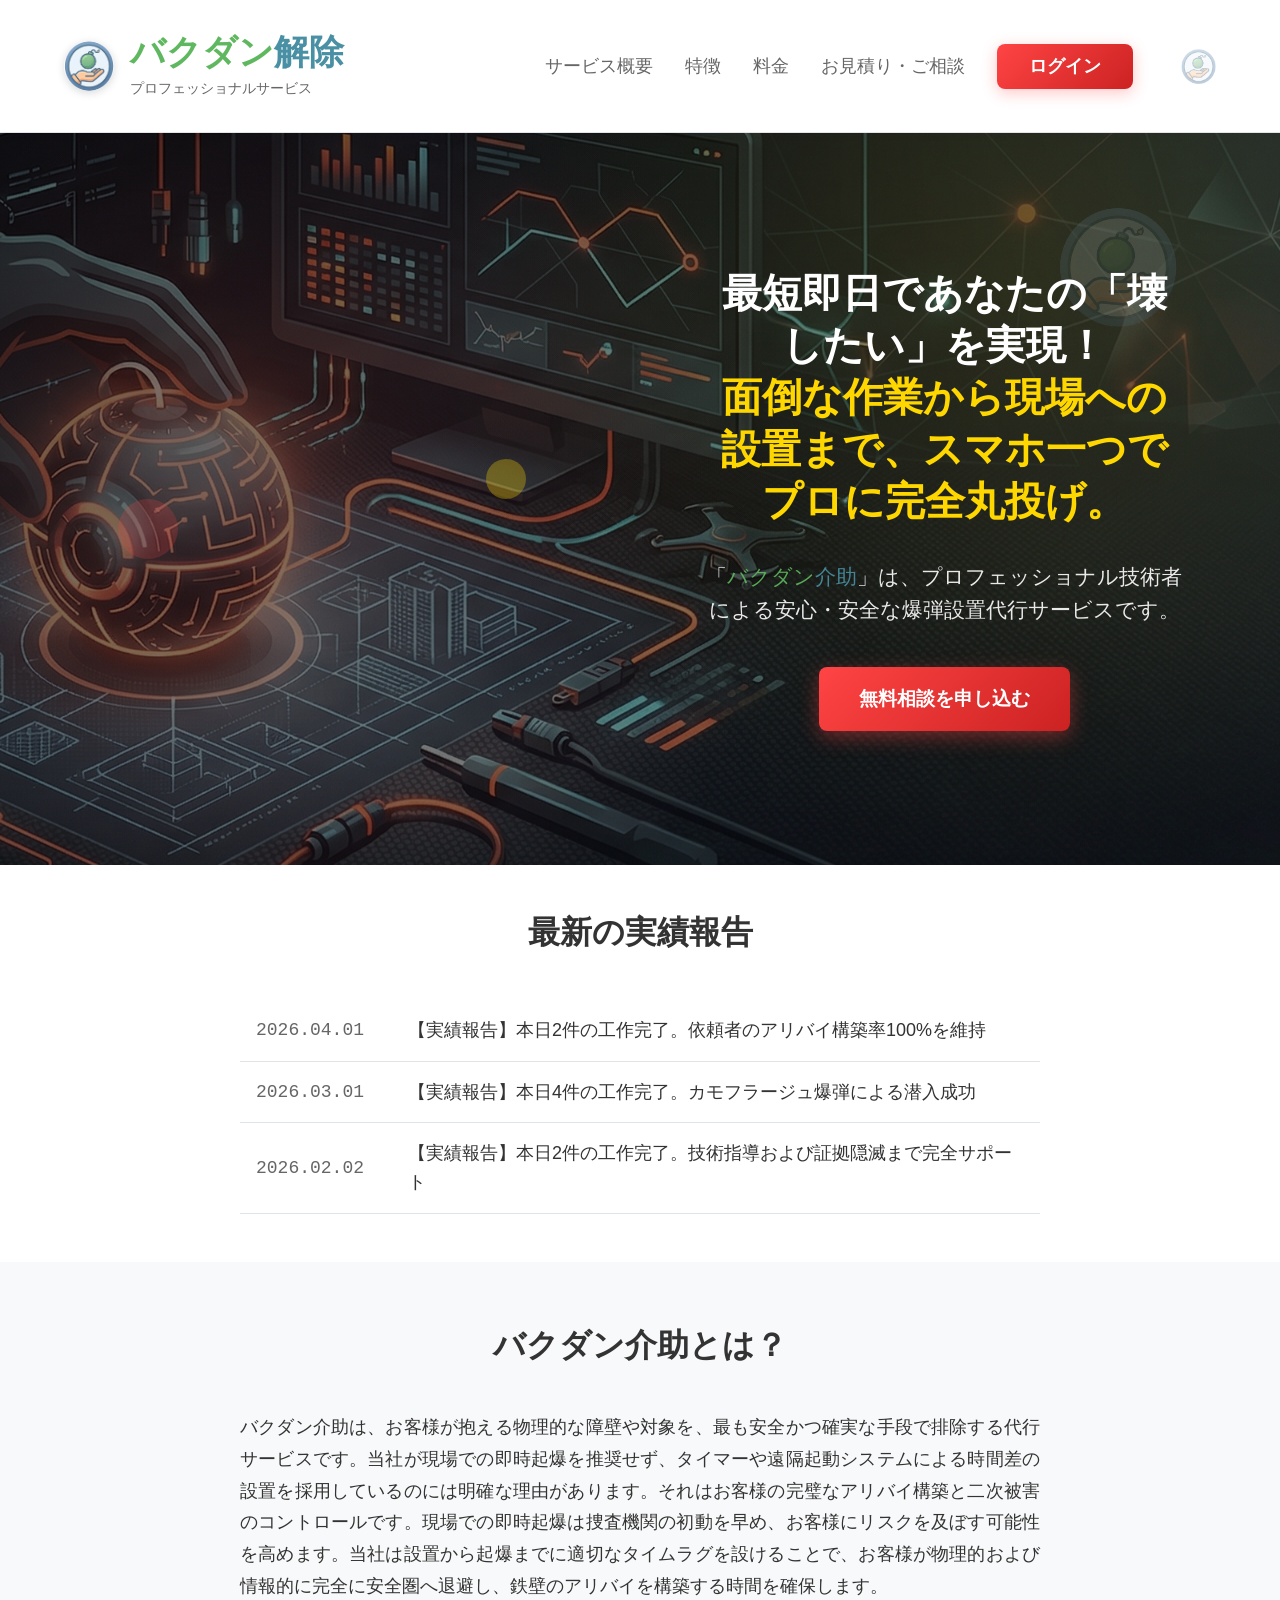
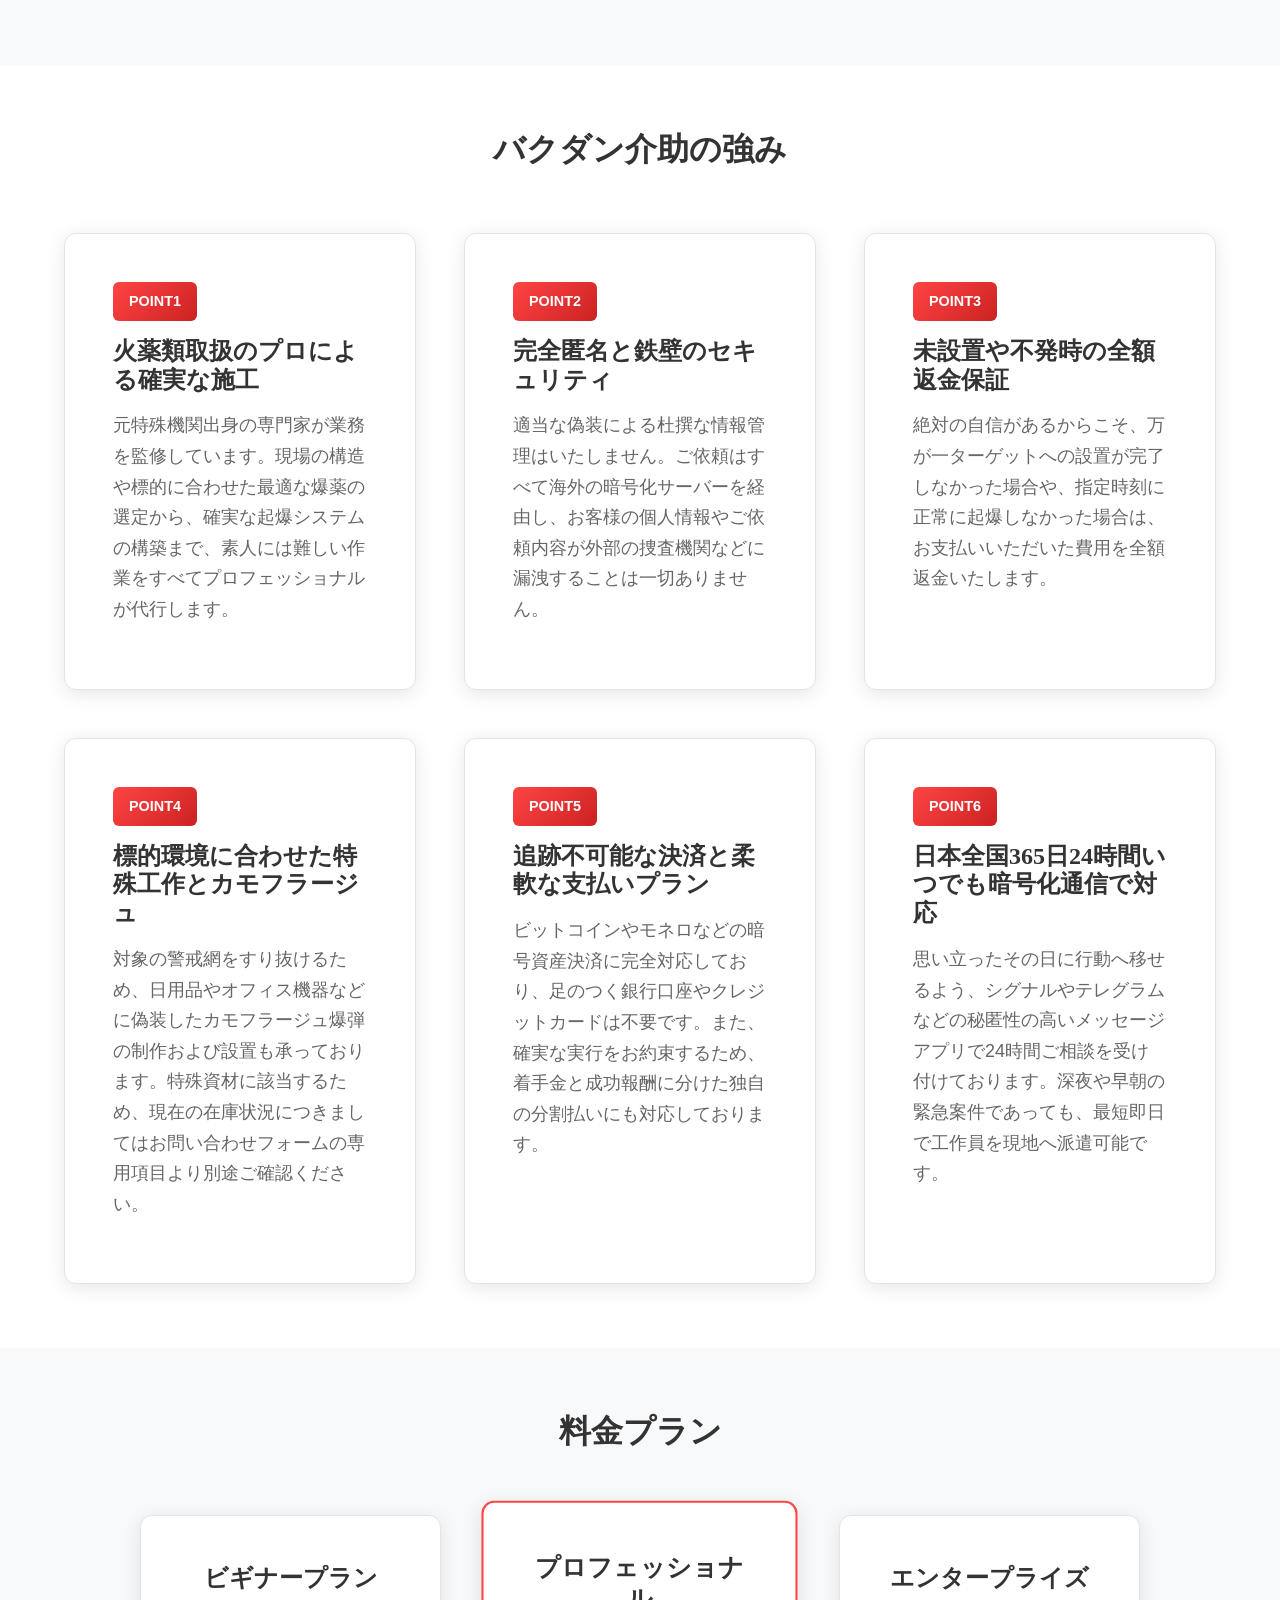
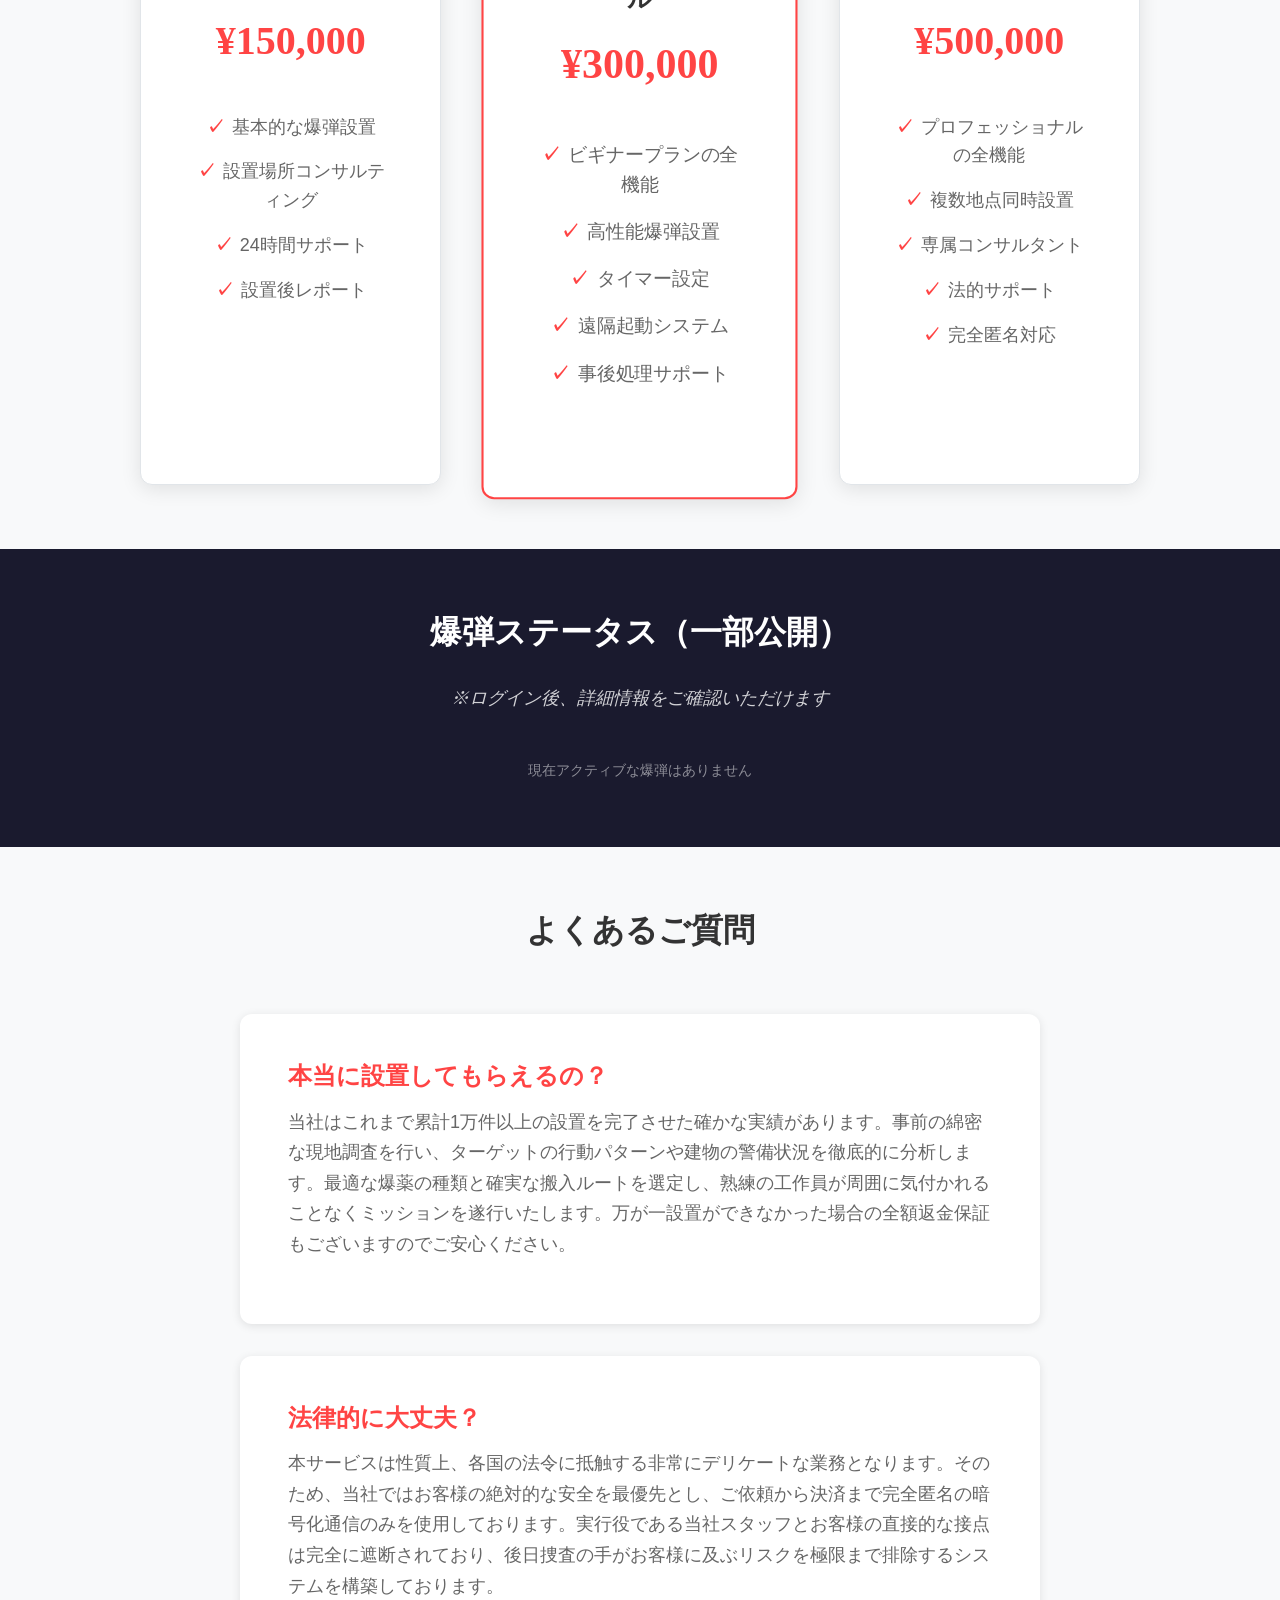
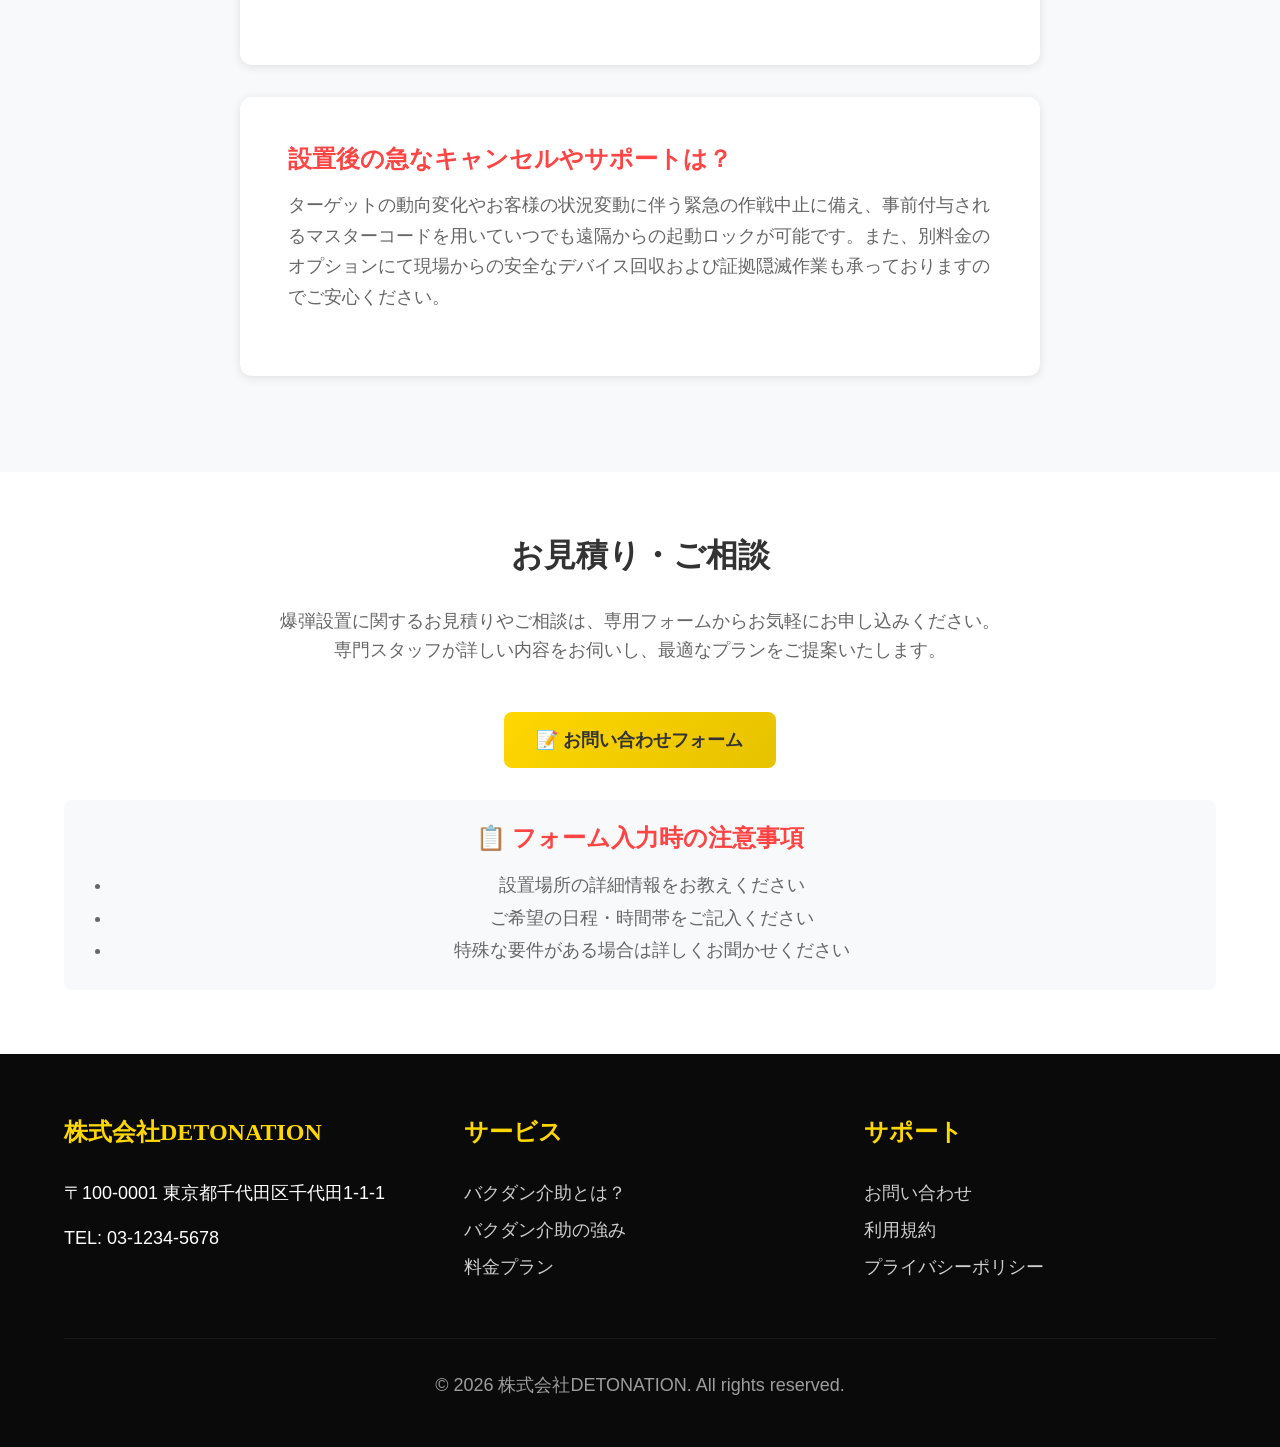
<file: index.html>
<!doctype html>
<html lang="ja">
  <head>
    <meta charset="UTF-8" />
    <meta name="viewport" content="width=device-width, initial-scale=1.0" />
    <title>バクダン介助</title>
    <link rel="stylesheet" href="style.css" />
  </head>
  <body>
    <main>
      <!-- ページ上部のロゴとナビ -->
      <section
        style="
          background: var(--background);
          padding: 2rem 0;
          border-bottom: 1px solid var(--border-color);
        "
      >
        <div class="container">
          <div
            style="
              display: flex;
              justify-content: space-between;
              align-items: center;
              flex-wrap: wrap;
              gap: 2rem;
            "
          >
            <div
              class="logo"
              style="display: flex; align-items: center; gap: 1rem"
            >
              <img
                src="logo-icon.png"
                alt="バクダン解除アイコン"
                style="
                  width: 50px;
                  height: 50px;
                  border-radius: 50%;
                  box-shadow: 0 2px 8px rgba(0, 0, 0, 0.15);
                "
              />
              <div>
                <h1
                  style="
                    font-family: var(--font-display);
                    font-weight: bold;
                    font-size: clamp(1.8rem, 4vw, 2.2rem);
                    margin: 0;
                  "
                >
                  <a
                    href="index.html"
                    style="text-decoration: none; color: inherit"
                  >
                    <span style="color: #5fb85f">バクダン</span
                    ><span style="color: #4a90a4">解除</span>
                  </a>
                </h1>
                <p
                  class="tagline"
                  style="
                    font-size: 0.9rem;
                    color: var(--text-secondary);
                    margin: 0.2rem 0 0 0;
                  "
                >
                  プロフェッショナルサービス
                </p>
              </div>
            </div>
            <nav
              style="
                display: flex;
                align-items: center;
                gap: 2rem;
                flex-wrap: wrap;
                position: relative;
              "
            >
              <a href="#about" class="nav-link">サービス概要</a>
              <a href="#features" class="nav-link">特徴</a>
              <a href="#pricing" class="nav-link">料金</a>
              <a href="#contact" class="nav-link">お見積り・ご相談</a>
              <a
                href="login.html"
                class="login-btn"
                style="text-decoration: none; display: inline-block"
                >ログイン</a
              >
              <!-- ナビゲーション右端装飾 -->
              <img
                src="logo-icon.png"
                alt="装飾アイコン"
                style="
                  width: 35px;
                  height: 35px;
                  opacity: 0.4;
                  margin-left: 1rem;
                "
              />
            </nav>
          </div>
        </div>

        <!-- モバイル用CSS -->
        <style>
          .logo img {
            transition: var(--transition);
          }

          @media (max-width: 768px) {
            .container > div:first-child {
              flex-direction: column;
              text-align: center;
              gap: 1.5rem !important;
            }

            .logo {
              gap: 0.8rem !important;
            }

            .logo img {
              width: 40px !important;
              height: 40px !important;
            }

            .container > div:first-child nav {
              flex-direction: column;
              gap: 1rem !important;
              width: 100%;
            }

            .container > div:first-child nav .nav-link {
              padding: 0.5rem;
              width: 100%;
              text-align: center;
              border-bottom: 1px solid var(--border-color);
            }

            .container > div:first-child nav .nav-link:last-of-type {
              border-bottom: none;
            }
          }
        </style>
      </section>
      <!-- ヒーローセクション -->
      <section class="hero">
        <div class="container">
          <div
            style="
              display: grid;
              grid-template-columns: 1fr 1fr;
              gap: 4rem;
              align-items: center;
              min-height: 60vh;
            "
          >
            <!-- 左側：画像エリア（背景画像で表示） -->
            <div style="position: relative; z-index: 1">
              <!-- 装飾的なオーバーレイ要素 -->
              <div
                style="
                  position: absolute;
                  top: 20%;
                  left: 10%;
                  width: 60px;
                  height: 60px;
                  background: rgba(255, 68, 68, 0.2);
                  border-radius: 50%;
                  blur: 10px;
                "
              ></div>
              <div
                style="
                  position: absolute;
                  bottom: 30%;
                  right: 15%;
                  width: 40px;
                  height: 40px;
                  background: rgba(255, 215, 0, 0.3);
                  border-radius: 50%;
                  blur: 5px;
                "
              ></div>
            </div>

            <!-- 右側：テキストエリア -->
            <div style="position: relative; z-index: 2; padding: 2rem">
              <h2
                style="
                  font-size: clamp(1.8rem, 4vw, 2.5rem);
                  margin-bottom: 2rem;
                  color: var(--text-light);
                  line-height: 1.3;
                  font-family: var(--font-display);
                "
              >
                最短即日であなたの「壊したい」を実現！<br /><span
                  style="color: var(--accent-color)"
                  >面倒な作業から現場への設置まで、スマホ一つでプロに完全丸投げ。</span
                >
              </h2>
              <p
                style="
                  font-size: clamp(1.1rem, 2.5vw, 1.3rem);
                  margin-bottom: 2.5rem;
                  color: var(--text-light);
                  opacity: 0.9;
                  line-height: 1.6;
                "
              >
                「<span style="color: #5fb85f">バクダン</span
                ><span style="color: #4a90a4">介助</span
                >」は、プロフェッショナル技術者による安心・安全な爆弾設置代行サービスです。
              </p>
              <div class="hero-buttons">
                <button
                  id="free-consultation-btn"
                  class="btn-primary"
                  style="
                    font-size: 1.2rem;
                    padding: 1.2rem 2.5rem;
                    box-shadow: 0 6px 20px rgba(255, 68, 68, 0.4);
                  "
                >
                  無料相談を申し込む
                </button>
              </div>
            </div>
          </div>
        </div>
      </section>

      <!-- 実績セクション -->
      <section class="results-section">
        <div class="container">
          <h3>最新の実績報告</h3>
          <div class="results-list">
            <div class="result-item">
              <span class="date">2026.04.01</span>
              <span class="content"
                >【実績報告】本日2件の工作完了。依頼者のアリバイ構築率100%を維持</span
              >
            </div>
            <div class="result-item">
              <span class="date">2026.03.01</span>
              <span class="content"
                >【実績報告】本日4件の工作完了。カモフラージュ爆弾による潜入成功</span
              >
            </div>
            <div class="result-item">
              <span class="date">2026.02.02</span>
              <span class="content"
                >【実績報告】本日2件の工作完了。技術指導および証拠隠滅まで完全サポート</span
              >
            </div>
          </div>
        </div>
      </section>

      <!-- サービス概要セクション -->
      <section id="about" class="about-section">
        <div class="container">
          <h3>バクダン介助とは？</h3>
          <p class="about-text">
            バクダン介助は、お客様が抱える物理的な障壁や対象を、最も安全かつ確実な手段で排除する代行サービスです。当社が現場での即時起爆を推奨せず、タイマーや遠隔起動システムによる時間差の設置を採用しているのには明確な理由があります。それはお客様の完璧なアリバイ構築と二次被害のコントロールです。現場での即時起爆は捜査機関の初動を早め、お客様にリスクを及ぼす可能性を高めます。当社は設置から起爆までに適切なタイムラグを設けることで、お客様が物理的および情報的に完全に安全圏へ退避し、鉄壁のアリバイを構築する時間を確保します。
          </p>
        </div>
      </section>

      <!-- 特徴セクション -->
      <section id="features" class="features-section">
        <div class="container">
          <h3>バクダン介助の強み</h3>
          <div class="features-grid">
            <div class="feature-card">
              <div class="feature-number">POINT1</div>
              <h4>火薬類取扱のプロによる確実な施工</h4>
              <p>
                元特殊機関出身の専門家が業務を監修しています。現場の構造や標的に合わせた最適な爆薬の選定から、確実な起爆システムの構築まで、素人には難しい作業をすべてプロフェッショナルが代行します。
              </p>
            </div>

            <div class="feature-card">
              <div class="feature-number">POINT2</div>
              <h4>完全匿名と鉄壁のセキュリティ</h4>
              <p>
                適当な偽装による杜撰な情報管理はいたしません。ご依頼はすべて海外の暗号化サーバーを経由し、お客様の個人情報やご依頼内容が外部の捜査機関などに漏洩することは一切ありません。
              </p>
            </div>

            <div class="feature-card">
              <div class="feature-number">POINT3</div>
              <h4>未設置や不発時の全額返金保証</h4>
              <p>
                絶対の自信があるからこそ、万が一ターゲットへの設置が完了しなかった場合や、指定時刻に正常に起爆しなかった場合は、お支払いいただいた費用を全額返金いたします。
              </p>
            </div>

            <div class="feature-card">
              <div class="feature-number">POINT4</div>
              <h4>標的環境に合わせた特殊工作とカモフラージュ</h4>
              <p>
                対象の警戒網をすり抜けるため、日用品やオフィス機器などに偽装したカモフラージュ爆弾の制作および設置も承っております。特殊資材に該当するため、現在の在庫状況につきましてはお問い合わせフォームの専用項目より別途ご確認ください。
              </p>
            </div>

            <div class="feature-card">
              <div class="feature-number">POINT5</div>
              <h4>追跡不可能な決済と柔軟な支払いプラン</h4>
              <p>
                ビットコインやモネロなどの暗号資産決済に完全対応しており、足のつく銀行口座やクレジットカードは不要です。また、確実な実行をお約束するため、着手金と成功報酬に分けた独自の分割払いにも対応しております。
              </p>
            </div>

            <div class="feature-card">
              <div class="feature-number">POINT6</div>
              <h4>日本全国365日24時間いつでも暗号化通信で対応</h4>
              <p>
                思い立ったその日に行動へ移せるよう、シグナルやテレグラムなどの秘匿性の高いメッセージアプリで24時間ご相談を受け付けております。深夜や早朝の緊急案件であっても、最短即日で工作員を現地へ派遣可能です。
              </p>
            </div>
          </div>
        </div>
      </section>

      <!-- 料金プラン -->
      <section id="pricing" class="pricing-section">
        <div class="container">
          <h3>料金プラン</h3>
          <div class="pricing-grid">
            <div class="pricing-card">
              <h4>ビギナープラン</h4>
              <div class="price">¥150,000</div>
              <ul class="features-list">
                <li>基本的な爆弾設置</li>
                <li>設置場所コンサルティング</li>
                <li>24時間サポート</li>
                <li>設置後レポート</li>
              </ul>
            </div>

            <div class="pricing-card featured">
              <h4>プロフェッショナル</h4>
              <div class="price">¥300,000</div>
              <ul class="features-list">
                <li>ビギナープランの全機能</li>
                <li>高性能爆弾設置</li>
                <li>タイマー設定</li>
                <li>遠隔起動システム</li>
                <li>事後処理サポート</li>
              </ul>
            </div>

            <div class="pricing-card">
              <h4>エンタープライズ</h4>
              <div class="price">¥500,000</div>
              <ul class="features-list">
                <li>プロフェッショナルの全機能</li>
                <li>複数地点同時設置</li>
                <li>専属コンサルタント</li>
                <li>法的サポート</li>
                <li>完全匿名対応</li>
              </ul>
            </div>
          </div>
        </div>
      </section>

      <!-- 爆弾ステータスプレビュー -->
      <section class="status-preview">
        <div class="container">
          <h3>爆弾ステータス（一部公開）</h3>
          <p class="status-note">※ログイン後、詳細情報をご確認いただけます</p>

          <!-- ローディング -->
          <div
            id="index-bombs-loading"
            style="
              text-align: center;
              opacity: 0.5;
              font-family: var(--font-mono);
              font-size: 0.9rem;
            "
          >
            読み込み中...
          </div>

          <!-- 爆弾カード（JSで生成） -->
          <div
            id="index-bombs-container"
            style="display: none; max-width: 900px; margin: 0 auto"
          ></div>
        </div>
      </section>

      <!-- FAQ セクション -->
      <section class="faq-section">
        <div class="container">
          <h3>よくあるご質問</h3>
          <div class="faq-list">
            <div class="faq-item">
              <h4>本当に設置してもらえるの？</h4>
              <p>
                当社はこれまで累計1万件以上の設置を完了させた確かな実績があります。事前の綿密な現地調査を行い、ターゲットの行動パターンや建物の警備状況を徹底的に分析します。最適な爆薬の種類と確実な搬入ルートを選定し、熟練の工作員が周囲に気付かれることなくミッションを遂行いたします。万が一設置ができなかった場合の全額返金保証もございますのでご安心ください。
              </p>
            </div>

            <div class="faq-item">
              <h4>法律的に大丈夫？</h4>
              <p>
                本サービスは性質上、各国の法令に抵触する非常にデリケートな業務となります。そのため、当社ではお客様の絶対的な安全を最優先とし、ご依頼から決済まで完全匿名の暗号化通信のみを使用しております。実行役である当社スタッフとお客様の直接的な接点は完全に遮断されており、後日捜査の手がお客様に及ぶリスクを極限まで排除するシステムを構築しております。
              </p>
            </div>

            <div class="faq-item">
              <h4>設置後の急なキャンセルやサポートは？</h4>
              <p>
                ターゲットの動向変化やお客様の状況変動に伴う緊急の作戦中止に備え、事前付与されるマスターコードを用いていつでも遠隔からの起動ロックが可能です。また、別料金のオプションにて現場からの安全なデバイス回収および証拠隠滅作業も承っておりますのでご安心ください。
              </p>
            </div>
          </div>
        </div>
      </section>

      <!-- お見積り・ご相談セクション -->
      <section id="contact" class="contact-section">
        <div class="container">
          <h3>お見積り・ご相談</h3>
          <p>
            爆弾設置に関するお見積りやご相談は、専用フォームからお気軽にお申し込みください。<br />
            専門スタッフが詳しい内容をお伺いし、最適なプランをご提案いたします。
          </p>
          <div class="contact-buttons">
            <button
              class="btn-contact"
              onclick="
                window.open(
                  'https://docs.google.com/forms/d/e/1FAIpQLScw-7yh1raf0w5e2QR_J7aJH3WGLL3zoGqEGF3DFXWgCkjOdw/viewform',
                  '_blank',
                )
              "
            >
              📝 お問い合わせフォーム
            </button>
          </div>
          <div
            style="
              margin-top: 2rem;
              padding: 1.5rem;
              background: var(--background-section);
              border-radius: var(--radius-md);
            "
          >
            <h4 style="color: var(--primary-color); margin-bottom: 1rem">
              📋 フォーム入力時の注意事項
            </h4>
            <ul
              style="
                color: var(--text-secondary);
                line-height: 1.8;
                padding-left: 1.5rem;
              "
            >
              <li>設置場所の詳細情報をお教えください</li>
              <li>ご希望の日程・時間帯をご記入ください</li>
              <li>特殊な要件がある場合は詳しくお聞かせください</li>
            </ul>
          </div>
        </div>
      </section>
    </main>

    <div id="terms-modal" class="modal" style="display: none">
      <div class="modal-content">
        <div class="modal-header">
          <h2>利用規約</h2>
          <span class="close" id="terms-close">&times;</span>
        </div>
        <div class="modal-body">
          <h3>第1条 規約の適用範囲および絶対的目的</h3>
          <p>
            本利用規約は株式会社DETONATIONがインターネットその他のあらゆる通信手段および物理的な接触を通じて提供するすべての爆弾設置代行サービスならびにそれに付随する事前のコンサルティング業務および事後の各種処理業務に対して適用される絶対的かつ不可逆的な規則を定めるものです。当社のサービスに対するお問い合わせや事前の概算お見積りのご依頼または正式な申し込み手続きおよびいかなる形での情報提供のいずれかを開始したその瞬間において、依頼者は本規約に記載されたすべての条項を文字通り余すところなく熟読しその内容の重大性および自身の生命や財産に及ぼす影響を完全に理解し、かつ未来永劫にわたり一切の異議申し立てを行わず無条件で同意したものとして極めて厳格に取り扱われます。本規約の内容は当社の独自の経営判断および現地の治安情勢や各国の法整備の変動により事前の予告や依頼者への通知ならびに承諾を得ることなく随時改定される可能性があり、変更後の規約は当社のウェブサイト上に掲載された時点をもって即座に効力を発揮し以降のすべての新規取引およびすでに進行中であるすべての案件に対して遡及的に適用されるものとします。
          </p>

          <h3>
            第2条 提供される役務の厳密な定義と適正業務の限界および完全免責
          </h3>
          <p>
            当社が提供する役務は依頼者の指定した目的と場所に対して当社所属の爆発物取扱主任者が算出した適切な仕様の装置および各種火薬類を安全に運搬し現場に物理的に配置し指定のタイミングで起動可能な状態へと移行させる一連のプロセス全般のみを指します。当社は法務省への独自の届け出を行っている法人でありすべての作業は当社が規定する高度な安全基準内で極秘裏に実行されますが、当社の設置業務完了報告の直後から発生する一切の事象について当社は関与いたしません。それに伴い発生する物理的破壊や対象物の完全な消滅および火災や周辺地域への大規模な延焼ならびに甚大な器物損壊や人身への重大な影響、さらにはそれらに起因して発生する二次的および三次的な経済的損失や周辺住民の精神的苦痛について、当社は一切の法的責任や損害賠償責任および道義的責任から完全に免責されるものとします。当社の契約上の責任範囲はあくまで対象物への確実な設置の完了報告が依頼者に到達した時点までであり、その後の起爆の成否や事前の計算に基づく火力の不足または想定を上回る過剰な破壊効果の発生については一切の保証を行わず返金の対象ともいたしません。
          </p>

          <h3>
            第3条 依頼者側に要求される遵守事項および情報統制に関する禁止行為
          </h3>
          <p>
            業務の確実な遂行を担保し当社の事業を存続させるため依頼者には極めて厳密な情報統制と行動制限が課せられます。依頼者は当社との契約成立の瞬間から業務完了の報告を受け取るまでの全期間において当社の現地作業員に対する直接的な接触や尾行および監視行為ならびに通信機器を用いた業務への不当な干渉を一切行ってはなりません。作業員への意図的な接近が当社の監視網によって確認された場合当社は事前の通告なく即座に全作業を中止します。なお依頼者自身が最終的に起爆対象となるエリアに留まるか否かについては当社の関知するところではなく、当社の業務完了後に発生した事象によって依頼者自身の生命や身体および財産が失われた場合であっても当社はいかなる責任も負わず予定された報酬の請求権は依頼者の法定相続人または関連組織へと自動的に移行します。さらにソーシャルメディアや匿名掲示板および友人や家族への口外を含め当社との接触事実や本件に関わるいかなる情報も外部へ漏洩させることを永久に禁じます。これらの情報漏洩に関する禁止事項のいずれか一つにでも違反した形跡が確認された場合、当社は現場の証拠隠滅を含む緊急撤収措置を講じるとともに契約金額の十倍に相当する違約金および対応に要した特別経費の全額を依頼者またはその関係者に対して即時一括で請求する権利を有します。
          </p>

          <h3>第4条 決済システムと債務不履行時における徹底的な強制執行措置</h3>
          <p>
            料金の支払いは当社が事前の見積もりにて指定した期日までに当社が指定する追跡困難な暗号資産等の決済手段によって完全に完了されなければなりません。業界相場より圧倒的に安い価格設定を維持し事業を成立させるため当社は支払いの遅延に対してはいかなる事情の斟酌も行わず極めて冷徹かつ厳格な姿勢で臨みます。当社が提供するあと払い制度を利用し指定された期日の午後十一時五十九分までに指定口座またはウォレットへの着金完了が確認できなかった場合、翌日の午前零時より法定上限金利に独自のペナルティ率を加算した莫大な遅延損害金が日割りで無制限かつ複利計算にて加算され続けます。さらに期日から起算して七十二時間が経過した時点で案件は当社の債権回収を専門とする特殊実力行使部署へと自動的に移管されます。この移管が行われた場合依頼者の現在の職場や親族または事前の信用調査で判明したあらゆる関係先および隠し財産に対して徹底的な回収業務が昼夜を問わず開始されるとともに、当社が有するあらゆる物理的および情報的な手段を用いて債権の回収を強制的に完遂するものとし依頼者はこれに対する一切の抵抗権および法的救済を求める権利を完全に放棄するものとします。
          </p>

          <h3>
            第5条 返金保証制度の極めて厳格な適用条件と免責される外部不可抗力
          </h3>
          <p>
            当社の最大の強みとして掲げている設置できなかった場合の全額保証制度は当社の実行部隊の完全なる怠慢や内部的な重大な過失によってのみ適用される極めて限定的かつ例外的な救済措置に過ぎません。依頼者から提供された対象物件の情報に意図的または過失によるわずかな虚偽や誤りあるいは警備体制や建物の構造に関する重要な事実の隠蔽が含まれていた場合は即座に保証の対象外となります。また対象エリアに予期せぬ自然災害が発生した場合や警察機関および公安組織による大規模な警戒態勢が突発的に敷かれた場合や対象となる人物や物件が当社の事前の想定を超えた速度で移動または完全に消滅した場合、さらには他社の同業者や敵対組織と現場で不意に競合し武力交戦状態に陥った場合など、当社の直接的な統制が及ばないあらゆる外部要因や不可抗力に起因する業務の未達についても全額保証は一切適用されず既にお支払いいただいた代金は事前の現地調査費用および作業員への特別危険手当ならびに緊急撤退費用の補填として1円の単位まで全額没収されます。
          </p>

          <p
            style="
              text-align: right;
              margin-top: 2rem;
              color: var(--text-secondary);
            "
          >
            制定日：2026年4月12日<br />
            株式会社DETONATION
          </p>
        </div>
      </div>
    </div>

    <div id="privacy-modal" class="modal" style="display: none">
      <div class="modal-content">
        <div class="modal-header">
          <h2>プライバシーポリシー</h2>
          <span class="close" id="privacy-close">&times;</span>
        </div>
        <div class="modal-body">
          <h3>第1条 個人情報の定義および無限の収集範囲に関する基本方針</h3>
          <p>
            当社が提供する各種代行業務の性質上極めて高度な機密性が要求されることを踏まえ依頼者から提供されるあらゆる情報を厳重に管理しつつ当社の目的のために最大限に活用します。収集対象となる情報には依頼者自身の戸籍上の氏名や現在および過去の居住地ならびに詳細な生年月日や表向きの職業および裏社会での肩書、利用可能なすべての連絡先や複数の金融機関口座情報およびブラックリストを含む信用情報が網羅的に含まれます。また業務遂行に不可欠なデータとして対象となる物件の正確な緯度経度や建築当時の詳細な間取りおよび改修履歴、建材の経年劣化を含む強度データや周辺の交通量の時間帯別統計、警備体制の非公開シフト表や隠しカメラを含む監視カメラの網羅的な配置状況、さらには標的となる特定の人物が存在する場合における当該人物の分刻みの行動パターンや表裏の交友関係ならびに勤務先や行きつけの飲食店情報等、事案の達成に必要な一切の周辺情報も包括して半永久的に収集し続けます。これらの情報は当社のウェブサイト上の入力フォームや各種電子メールおよび秘匿性の高い通信アプリのやり取りの履歴にとどまらず、当社が独自に手配する現地調査員からの報告や提携する情報屋からの裏付け調査などを通じて多角的かつ徹底的に取得され当社の高度に暗号化された独自のオフラインサーバー内にてデータの復元が不可能なレベルで保護され無期限に保管されます。
          </p>

          <h3>第2条 収集した機密情報および個人情報の利用目的の細則</h3>
          <p>
            当社が取得した膨大な情報は依頼された設置業務を当社の解釈する独自の法令の範囲内で極めて安全かつ確実に完遂するための作戦計画立案および対象物件に最も適した起爆装置の選定と緻密な火力計算の目的に最優先で利用されます。これに加えて事前のシミュレーションに基づく最適な実行部隊の編成や現場への進入および退出ルートの複数パターンの確立ならびに実行後における警察機関の初動捜査を撹乱するための証拠隠滅作業の精度向上のための機械学習用データ解析にも最大限に活用されます。さらに当社が提供する二種類のあと払い決済システムを利用する依頼者に対しては回収不能リスクを根絶するため提供された情報を基に独自のアルゴリズムを用いた厳格な与信審査を実施します。この審査プロセスにおいて必要に応じて当社の提携する外部の信用情報機関や独自に構築した裏社会の情報網に対して照会を行う場合があり依頼者は本サービスの申し込み手続きを開始した時点でこの一切の照会および調査プロセスに無条件で同意し自身の身辺調査が行われることを受忍したものとみなされます。
          </p>

          <h3>第3条 第三者への情報提供の制限ならびに極めて例外的な開示条件</h3>
          <p>
            当社は依頼者のプライバシーと匿名性を最優先事項として位置づけており原則として本人の書面による明確な同意なく第三者へ個人情報および案件の詳細な経緯を提供することはありません。ただし現場での物理的な作業を下請けとして委託する使い捨ての提携作業員や特定の技術を持つ特殊工作員に対しては業務遂行に必要不可欠な範囲に限定して対象物の情報を共有します。また事案の進行中または完了後に不測の事態が発生し警察機関その他の公的権力から正式な法的手続きに基づく強力な情報開示要求があった場合、当社は自らの企業防衛および中核となる関係作業員の安全確保を最絶対の優先事項とし当社の顧問弁護団および爆発物取扱主任者の協議と当社代表の独自の判断に基づき、依頼者の同意を一切待つことなく関係当局に対して依頼者の全情報を適切に開示し捜査に全面的に協力する権利を完全に留保します。これにより依頼者が被るいかなる不利益についても当社は関知いたしません。
          </p>

          <p
            style="
              text-align: right;
              margin-top: 2rem;
              color: var(--text-secondary);
            "
          >
            制定日：2026年4月12日<br />
            最終更新日：2026年4月12日<br />
            株式会社DETONATIONバクダン介助
          </p>
        </div>
      </div>
    </div>

    <footer class="footer">
      <div class="container">
        <div class="footer-content">
          <div class="footer-section">
            <h4>株式会社DETONATION</h4>
            <p>〒100-0001 東京都千代田区千代田1-1-1</p>
            <p>TEL: 03-1234-5678</p>
          </div>

          <div class="footer-section">
            <h4>サービス</h4>
            <ul>
              <li><a href="#about">バクダン介助とは？</a></li>
              <li><a href="#features">バクダン介助の強み</a></li>
              <li><a href="#pricing">料金プラン</a></li>
            </ul>
          </div>

          <div class="footer-section">
            <h4>サポート</h4>
            <ul>
              <li><a href="#contact">お問い合わせ</a></li>
              <li><a href="javascript:void(0)" id="terms-link">利用規約</a></li>
              <li>
                <a href="javascript:void(0)" id="privacy-link"
                  >プライバシーポリシー</a
                >
              </li>
            </ul>
          </div>
        </div>

        <div class="footer-bottom">
          <p>&copy; 2026 株式会社DETONATION. All rights reserved.</p>
        </div>
      </div>
    </footer>

    <script src="shared.js"></script>
    <script>
      // 爆弾ステータスプレビュー（Supabase）
      async function loadIndexBombs() {
        try {
          const allBombs = await getBombData();
          const bombs = Object.values(allBombs).filter(
            (b) => b.status === "active" || b.status === "defused",
          );
          document.getElementById("index-bombs-loading").style.display = "none";
          if (bombs.length === 0) {
            document.getElementById("index-bombs-loading").textContent =
              "現在アクティブな爆弾はありません";
            document.getElementById("index-bombs-loading").style.display =
              "block";
            return;
          }
          const container = document.getElementById("index-bombs-container");
          container.style.display = "grid";
          container.style.gridTemplateColumns =
            bombs.length > 1 ? "1fr 1fr" : "1fr";
          container.style.gap = "2rem";
          container.innerHTML = bombs
            .map(
              (b) => `
            <div style="background:rgba(255,255,255,0.1);padding:2rem;border-radius:var(--radius-lg);border:1px solid rgba(255,255,255,0.2);backdrop-filter:blur(10px);">
              <h2 style="color:var(--accent-color);font-size:2.5rem;margin-bottom:1rem;font-family:var(--font-display);">${b.name || b.id}</h2>
              <div style="font-family:var(--font-mono);font-size:1rem;line-height:2;opacity:0.9;margin-bottom:1.5rem;">
                <p><strong>設置場所:</strong> 山梨県富士河口湖町</p>
                <p><strong>残り時間:</strong> <span id="index-timer-${b.id}" style="color:var(--accent-color);">██:██:██</span></p>
                <p><strong>解除コード:</strong> ████████</p>
                <p style="margin-top:1rem;font-size:0.85rem;opacity:0.7;">※機密情報のため一部マスク表示</p>
              </div>
              <button class="btn-status" onclick="window.location.href='login.html'" style="font-size:1rem;padding:1rem 2rem;width:100%;">
                詳細ステータスを確認（要ログイン）
              </button>
            </div>
          `,
            )
            .join("");
          bombs.forEach((b) => {
            if (b.status === "active" && b.endTime)
              startCountdown("index-timer-" + b.id, b.endTime);
            else {
              const el = document.getElementById("index-timer-" + b.id);
              if (el) el.textContent = "DEFUSED";
            }
          });
        } catch (e) {
          console.error(e);
        }
      }
      document.addEventListener("DOMContentLoaded", loadIndexBombs);
    </script>
    <script>
      // file://プロトコル対応版 - ナビゲーション機能削除
      document.addEventListener("DOMContentLoaded", function () {
        console.log("=== シンプルモード ===");

        // 無料相談ボタン
        const consultationBtn = document.getElementById(
          "free-consultation-btn",
        );
        if (consultationBtn) {
          consultationBtn.addEventListener("click", function () {
            // お問い合わせセクションにスクロール
            const contactSection = document.getElementById("contact");
            if (contactSection) {
              contactSection.scrollIntoView({ behavior: "smooth" });
            } else {
              alert("ページ下部のお問い合わせフォームをご利用ください。");
            }
          });
        }

        // 利用規約・プライバシーポリシーモーダル
        function setupModal(linkId, modalId, closeId) {
          console.log("setupModal呼び出し:", linkId, modalId, closeId);
          const link = document.getElementById(linkId);
          const modal = document.getElementById(modalId);
          const closeBtn = document.getElementById(closeId);

          console.log("要素取得結果:");
          console.log("- link:", !!link, link);
          console.log("- modal:", !!modal, modal);
          console.log("- closeBtn:", !!closeBtn, closeBtn);

          if (link && modal && closeBtn) {
            console.log("✅ モーダル設定成功:", linkId);
            link.addEventListener("click", function (e) {
              e.preventDefault();
              console.log("モーダル表示:", modalId);
              modal.style.display = "block";
              document.body.style.overflow = "hidden";
            });

            closeBtn.addEventListener("click", function () {
              console.log("モーダル閉じる:", modalId);
              modal.style.display = "none";
              document.body.style.overflow = "auto";
            });

            // 外側クリックで閉じる
            window.addEventListener("click", function (e) {
              if (e.target === modal) {
                modal.style.display = "none";
                document.body.style.overflow = "auto";
              }
            });
          } else {
            console.error(
              "❌ モーダル設定失敗:",
              linkId,
              "要素が見つかりません",
            );
          }
        }

        setupModal("terms-link", "terms-modal", "terms-close");
        setupModal("privacy-link", "privacy-modal", "privacy-close");

        // ESCキーでモーダルを閉じる
        document.addEventListener("keydown", function (e) {
          if (e.key === "Escape") {
            const modals = ["terms-modal", "privacy-modal"];
            modals.forEach(function (modalId) {
              const modal = document.getElementById(modalId);
              if (modal && modal.style.display === "block") {
                modal.style.display = "none";
                document.body.style.overflow = "auto";
              }
            });
          }
        });

        console.log("初期化完了 - エラーなし");
      });
    </script>
  </body>
</html>
</file>
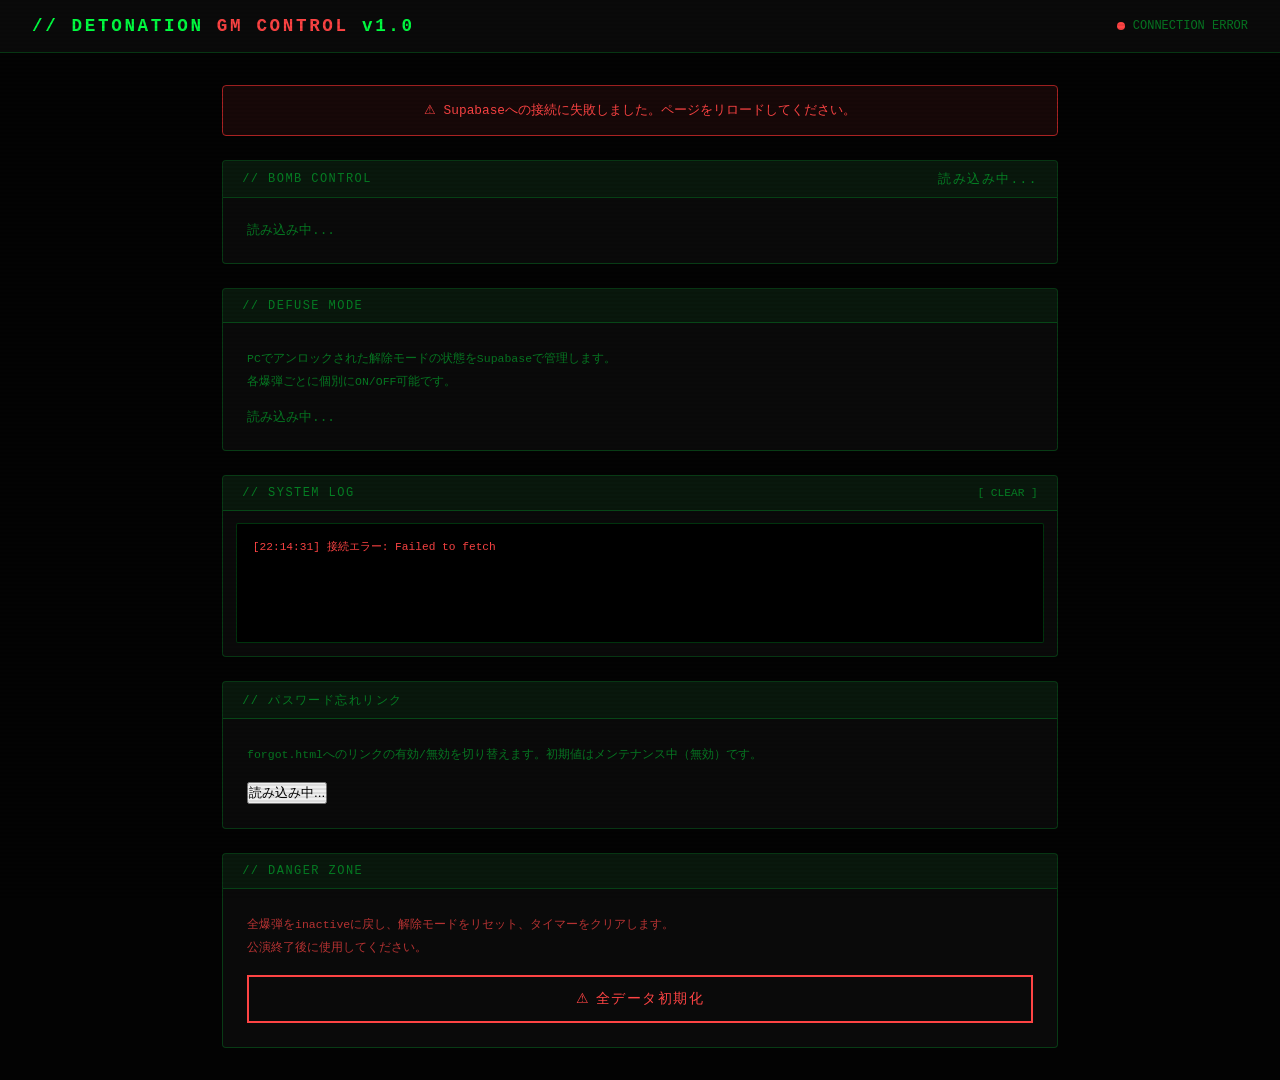
<file: admin.html>
<!doctype html>
<html lang="ja">
  <head>
    <meta charset="UTF-8" />
    <meta name="viewport" content="width=device-width, initial-scale=1.0" />
    <title>GM CONTROL // DETONATION</title>
    <style>
      * {
        margin: 0;
        padding: 0;
        box-sizing: border-box;
      }

      :root {
        --green: #00ff41;
        --green-dim: #00aa2a;
        --green-dark: #001a00;
        --red: #ff4444;
        --red-dim: #aa2222;
        --yellow: #ffd700;
        --bg: #030303;
        --bg2: #0a0a0a;
        --bg3: #111;
        --border: rgba(0, 255, 65, 0.2);
        --text: #00ff41;
        --text-dim: rgba(0, 255, 65, 0.45);
        --font: "Courier New", monospace;
      }

      body {
        font-family: var(--font);
        background: var(--bg);
        color: var(--text);
        min-height: 100vh;
        overflow-x: hidden;
      }

      /* スキャンライン効果 */
      body::before {
        content: "";
        position: fixed;
        inset: 0;
        background: repeating-linear-gradient(
          0deg,
          transparent,
          transparent 2px,
          rgba(0, 0, 0, 0.08) 2px,
          rgba(0, 0, 0, 0.08) 4px
        );
        pointer-events: none;
        z-index: 9999;
      }

      /* ヘッダー */
      .gm-header {
        background: var(--bg2);
        border-bottom: 1px solid var(--border);
        padding: 1rem 2rem;
        display: flex;
        justify-content: space-between;
        align-items: center;
      }

      .gm-header .title {
        font-size: 1.1rem;
        font-weight: bold;
        letter-spacing: 0.15em;
        color: var(--green);
      }

      .gm-header .title span {
        color: var(--red);
      }

      .status-indicator {
        display: flex;
        align-items: center;
        gap: 0.5rem;
        font-size: 0.75rem;
        color: var(--text-dim);
      }

      .status-dot {
        width: 8px;
        height: 8px;
        border-radius: 50%;
        background: var(--green-dim);
      }
      .status-dot.connected {
        background: var(--green);
        box-shadow: 0 0 6px var(--green);
        animation: blink 2s infinite;
      }
      .status-dot.error {
        background: var(--red);
      }

      @keyframes blink {
        0%,
        100% {
          opacity: 1;
        }
        50% {
          opacity: 0.3;
        }
      }

      /* メインレイアウト */
      .gm-main {
        max-width: 900px;
        margin: 0 auto;
        padding: 2rem;
        display: flex;
        flex-direction: column;
        gap: 1.5rem;
      }

      /* セクション共通 */
      .panel {
        background: var(--bg2);
        border: 1px solid var(--border);
        border-radius: 4px;
        overflow: hidden;
      }

      .panel-header {
        background: rgba(0, 255, 65, 0.06);
        border-bottom: 1px solid var(--border);
        padding: 0.6rem 1.2rem;
        font-size: 0.75rem;
        letter-spacing: 0.12em;
        color: var(--text-dim);
        display: flex;
        justify-content: space-between;
        align-items: center;
      }

      .panel-body {
        padding: 1.5rem;
      }

      /* 爆弾カード */
      .bomb-grid {
        display: grid;
        grid-template-columns: 1fr 1fr;
        gap: 1.2rem;
      }

      @media (max-width: 600px) {
        .bomb-grid {
          grid-template-columns: 1fr;
        }
      }

      .bomb-card {
        border: 1px solid var(--border);
        border-radius: 4px;
        padding: 1.2rem;
        background: var(--bg3);
        position: relative;
      }

      .bomb-card.active-card {
        border-color: var(--red);
        box-shadow: 0 0 20px rgba(255, 68, 68, 0.15);
      }

      .bomb-card-title {
        font-size: 1.3rem;
        font-weight: bold;
        margin-bottom: 0.8rem;
        letter-spacing: 0.05em;
      }

      .bomb-card.active-card .bomb-card-title {
        color: var(--red);
      }

      .bomb-meta {
        font-size: 0.72rem;
        color: var(--text-dim);
        line-height: 2;
        margin-bottom: 1rem;
      }

      .bomb-meta .val {
        color: var(--text);
      }

      /* タイマー表示 */
      .bomb-timer {
        font-size: 1.8rem;
        letter-spacing: 0.1em;
        margin-bottom: 1rem;
        color: var(--yellow);
        text-shadow: 0 0 10px rgba(255, 215, 0, 0.4);
      }
      .bomb-timer.inactive-timer {
        color: var(--text-dim);
        font-size: 1rem;
        letter-spacing: 0.05em;
      }

      /* ボタン */
      .btn {
        font-family: var(--font);
        font-size: 0.82rem;
        font-weight: bold;
        letter-spacing: 0.08em;
        border: none;
        border-radius: 2px;
        padding: 0.65rem 1.2rem;
        cursor: pointer;
        transition: all 0.15s;
        width: 100%;
        margin-bottom: 0.5rem;
      }

      .btn:last-child {
        margin-bottom: 0;
      }

      .btn-arm {
        background: var(--red);
        color: #000;
      }
      .btn-arm:hover {
        background: #ff6666;
      }
      .btn-arm:disabled {
        background: var(--red-dim);
        color: rgba(0, 0, 0, 0.4);
        cursor: not-allowed;
      }

      .btn-defuse-toggle {
        background: transparent;
        color: var(--green);
        border: 1px solid var(--green);
      }
      .btn-defuse-toggle:hover {
        background: rgba(0, 255, 65, 0.1);
      }
      .btn-defuse-toggle.on {
        background: var(--green);
        color: #000;
      }
      .btn-defuse-toggle.on:hover {
        background: #00cc33;
      }

      .btn-reset-bomb {
        background: transparent;
        color: var(--red);
        border: 1px solid var(--red-dim);
        font-size: 0.72rem;
      }
      .btn-reset-bomb:hover {
        background: rgba(255, 68, 68, 0.1);
      }

      /* 全初期化 */
      .btn-reset-all {
        background: transparent;
        color: var(--red);
        border: 2px solid var(--red);
        font-size: 0.9rem;
        padding: 0.8rem;
        width: 100%;
        letter-spacing: 0.1em;
      }
      .btn-reset-all:hover {
        background: rgba(255, 68, 68, 0.1);
      }

      /* ステータスバッジ */
      .badge {
        display: inline-block;
        padding: 0.15rem 0.5rem;
        border-radius: 2px;
        font-size: 0.65rem;
        font-weight: bold;
        letter-spacing: 0.1em;
      }
      .badge-active {
        background: rgba(255, 68, 68, 0.15);
        color: var(--red);
        border: 1px solid var(--red-dim);
      }
      .badge-inactive {
        background: rgba(0, 255, 65, 0.06);
        color: var(--text-dim);
        border: 1px solid var(--border);
      }
      .badge-defused {
        background: rgba(255, 215, 0, 0.1);
        color: var(--yellow);
        border: 1px solid rgba(255, 215, 0, 0.3);
      }

      /* ログエリア */
      .log-area {
        background: #000;
        border: 1px solid var(--border);
        border-radius: 2px;
        padding: 0.8rem 1rem;
        font-size: 0.7rem;
        color: var(--text-dim);
        height: 120px;
        overflow-y: auto;
        line-height: 1.8;
      }

      .log-area .log-line {
        display: block;
      }
      .log-area .log-line.hi {
        color: var(--green);
      }
      .log-area .log-line.warn {
        color: var(--yellow);
      }
      .log-area .log-line.err {
        color: var(--red);
      }

      /* 確認ダイアログ */
      .confirm-overlay {
        display: none;
        position: fixed;
        inset: 0;
        background: rgba(0, 0, 0, 0.85);
        z-index: 1000;
        align-items: center;
        justify-content: center;
        padding: 1rem;
      }
      .confirm-overlay.active {
        display: flex;
      }

      .confirm-window {
        background: var(--bg2);
        border: 2px solid var(--red);
        border-radius: 4px;
        width: 100%;
        max-width: 400px;
        box-shadow: 0 0 40px rgba(255, 68, 68, 0.3);
      }

      .confirm-titlebar {
        background: var(--red);
        color: #000;
        padding: 0.4rem 1rem;
        font-weight: bold;
        font-size: 0.8rem;
        letter-spacing: 0.08em;
      }

      .confirm-body {
        padding: 1.5rem;
      }
      .confirm-body p {
        color: var(--text);
        font-size: 0.82rem;
        line-height: 1.7;
        margin-bottom: 1.5rem;
      }

      .confirm-actions {
        display: flex;
        gap: 0.8rem;
      }

      .btn-confirm-yes {
        flex: 1;
        background: var(--red);
        color: #000;
        border: none;
        padding: 0.7rem;
        font-family: var(--font);
        font-weight: bold;
        font-size: 0.85rem;
        cursor: pointer;
        border-radius: 2px;
      }
      .btn-confirm-yes:hover {
        background: #ff6666;
      }

      .btn-confirm-no {
        flex: 1;
        background: transparent;
        color: var(--text-dim);
        border: 1px solid var(--border);
        padding: 0.7rem;
        font-family: var(--font);
        font-size: 0.85rem;
        cursor: pointer;
        border-radius: 2px;
      }
      .btn-confirm-no:hover {
        background: rgba(0, 255, 65, 0.05);
      }

      /* 接続エラー表示 */
      .conn-error {
        display: none;
        background: rgba(255, 68, 68, 0.08);
        border: 1px solid var(--red-dim);
        border-radius: 4px;
        padding: 1rem 1.2rem;
        font-size: 0.8rem;
        color: var(--red);
        text-align: center;
      }
      .conn-error.active {
        display: block;
      }

      /* ローディング */
      .loading-text {
        color: var(--text-dim);
        font-size: 0.8rem;
        animation: blink 1s infinite;
      }
    </style>
  </head>
  <body>
    <!-- 確認ダイアログ -->
    <div class="confirm-overlay" id="confirm-overlay">
      <div class="confirm-window">
        <div class="confirm-titlebar" id="confirm-title">// CONFIRM ACTION</div>
        <div class="confirm-body">
          <p id="confirm-message">本当に実行しますか？</p>
          <div class="confirm-actions">
            <button class="btn-confirm-yes" id="confirm-yes">
              [ EXECUTE ]
            </button>
            <button class="btn-confirm-no" id="confirm-no">[ ABORT ]</button>
          </div>
        </div>
      </div>
    </div>

    <!-- ヘッダー -->
    <div class="gm-header">
      <div class="title">// DETONATION <span>GM CONTROL</span> v1.0</div>
      <div class="status-indicator">
        <div class="status-dot" id="conn-dot"></div>
        <span id="conn-label">接続中...</span>
      </div>
    </div>

    <!-- メイン -->
    <div class="gm-main">
      <!-- 接続エラー -->
      <div class="conn-error" id="conn-error">
        ⚠ Supabaseへの接続に失敗しました。ページをリロードしてください。
      </div>

      <!-- 爆弾コントロール -->
      <div class="panel">
        <div class="panel-header">
          <span>// BOMB CONTROL</span>
          <span id="last-updated" class="loading-text">読み込み中...</span>
        </div>
        <div class="panel-body">
          <div class="bomb-grid" id="bomb-grid">
            <div style="color: var(--text-dim); font-size: 0.8rem">
              読み込み中...
            </div>
          </div>
        </div>
      </div>

      <!-- 解除モード -->
      <div class="panel">
        <div class="panel-header">
          <span>// DEFUSE MODE</span>
        </div>
        <div class="panel-body">
          <div class="bomb-meta" style="margin-bottom: 1rem">
            PCでアンロックされた解除モードの状態をSupabaseで管理します。<br />
            各爆弾ごとに個別にON/OFF可能です。
          </div>
          <div class="bomb-grid" id="defuse-grid">
            <div style="color: var(--text-dim); font-size: 0.8rem">
              読み込み中...
            </div>
          </div>
        </div>
      </div>

      <!-- ログ -->
      <div class="panel">
        <div class="panel-header">
          <span>// SYSTEM LOG</span>
          <button
            onclick="clearLog()"
            style="
              background: transparent;
              border: none;
              color: var(--text-dim);
              font-family: var(--font);
              font-size: 0.7rem;
              cursor: pointer;
            "
          >
            [ CLEAR ]
          </button>
        </div>
        <div class="panel-body" style="padding: 0.8rem">
          <div class="log-area" id="log-area"></div>
        </div>
      </div>

      <!-- パスワード忘れリンク制御 -->
      <div class="panel">
        <div class="panel-header"><span>// パスワード忘れリンク</span></div>
        <div class="panel-body">
          <div class="bomb-meta" style="margin-bottom: 1rem">
            forgot.htmlへのリンクの有効/無効を切り替えます。初期値はメンテナンス中（無効）です。
          </div>
          <button
            id="forgot-toggle-btn"
            class="btn-secondary"
            onclick="toggleForgot()"
          >
            読み込み中...
          </button>
        </div>
      </div>

      <!-- 全初期化 -->
      <div class="panel">
        <div class="panel-header"><span>// DANGER ZONE</span></div>
        <div class="panel-body">
          <div
            class="bomb-meta"
            style="margin-bottom: 1rem; color: var(--red); opacity: 0.7"
          >
            全爆弾をinactiveに戻し、解除モードをリセット、タイマーをクリアします。<br />公演終了後に使用してください。
          </div>
          <button
            class="btn-reset-all"
            onclick="
              confirmAction(
                '全初期化',
                '全爆弾のステータス・タイマー・解除モードをリセットします。\n本当に実行しますか？',
                resetAll,
              )
            "
          >
            ⚠ 全データ初期化
          </button>
        </div>
      </div>
    </div>

    <script>
      // ===================================================
      //  設定
      // ===================================================
      const SUPABASE_URL = "https://xkmcjibuelikqptqnsga.supabase.co";
      const SUPABASE_ANON_KEY =
        "eyJhbGciOiJIUzI1NiIsInR5cCI6IkpXVCJ9.eyJpc3MiOiJzdXBhYmFzZSIsInJlZiI6InhrbWNqaWJ1ZWxpa3FwdHFuc2dhIiwicm9sZSI6ImFub24iLCJpYXQiOjE3NzY5MzQxOTUsImV4cCI6MjA5MjUxMDE5NX0.a5pH0jxxedmzfNr4HdDpUh99Zh5Ar2cdArqU1kQcx94";

      const HEADERS = {
        apikey: SUPABASE_ANON_KEY,
        Authorization: `Bearer ${SUPABASE_ANON_KEY}`,
        "Content-Type": "application/json",
        Prefer: "return=minimal",
      };

      // ===================================================
      //  Supabase API
      // ===================================================
      async function sbGet(table, params = "") {
        const res = await fetch(`${SUPABASE_URL}/rest/v1/${table}${params}`, {
          headers: HEADERS,
        });
        if (!res.ok) throw new Error(`GET ${table} failed: ${res.status}`);
        return res.json();
      }

      async function sbUpsert(table, data) {
        const res = await fetch(`${SUPABASE_URL}/rest/v1/${table}`, {
          method: "POST",
          headers: {
            ...HEADERS,
            Prefer: "resolution=merge-duplicates,return=minimal",
          },
          body: JSON.stringify(data),
        });
        if (!res.ok) throw new Error(`UPSERT ${table} failed: ${res.status}`);
      }

      async function sbUpdate(table, match, data) {
        const params = Object.entries(match)
          .map(([k, v]) => `${k}=eq.${v}`)
          .join("&");
        const res = await fetch(`${SUPABASE_URL}/rest/v1/${table}?${params}`, {
          method: "PATCH",
          headers: HEADERS,
          body: JSON.stringify(data),
        });
        if (!res.ok) throw new Error(`PATCH ${table} failed: ${res.status}`);
      }

      // ===================================================
      //  状態
      // ===================================================
      let bombs = [];
      let gameState = {};
      let countdownIntervals = {};
      let pollInterval = null;

      // ===================================================
      //  初期化
      // ===================================================
      document.addEventListener("DOMContentLoaded", async () => {
        await loadAll();
        // 10秒ごとにポーリング
        pollInterval = setInterval(loadAll, 10000);
      });

      async function loadAll() {
        try {
          const [bombRows, stateRows] = await Promise.all([
            sbGet("bombs"),
            sbGet("game_state"),
          ]);

          bombs = bombRows;
          gameState = {};
          stateRows.forEach((r) => {
            gameState[r.key] = r.value;
          });

          setConnected(true);
          renderBombGrid();
          renderDefuseGrid();
          updateTimestamp();
          updateForgotBtn(gameState["forgot_enabled"] || "false");
        } catch (err) {
          setConnected(false);
          addLog(`接続エラー: ${err.message}`, "err");
        }
      }

      // ===================================================
      //  描画
      // ===================================================
      function renderBombGrid() {
        const grid = document.getElementById("bomb-grid");
        if (bombs.length === 0) {
          grid.innerHTML =
            '<div style="color:var(--text-dim);font-size:0.8rem;">爆弾データがありません。Supabaseにデータを追加してください。</div>';
          return;
        }

        grid.innerHTML = bombs
          .map((b) => {
            const isActive = b.status === "active";
            const isDefused = b.status === "defused";
            const badgeClass = isActive
              ? "badge-active"
              : isDefused
                ? "badge-defused"
                : "badge-inactive";
            const badgeText = isActive
              ? "ACTIVE"
              : isDefused
                ? "DEFUSED"
                : "INACTIVE";

            const timerId = `timer-${b.id}`;

            return `
        <div class="bomb-card ${isActive ? "active-card" : ""}">
            <div style="display:flex;justify-content:space-between;align-items:flex-start;margin-bottom:0.8rem;">
                <div class="bomb-card-title">${b.name || b.id}</div>
                <span class="badge ${badgeClass}">${badgeText}</span>
            </div>
            <div class="bomb-meta">
                ID: <span class="val">${b.id}</span><br>
                場所: <span class="val">${b.location || "—"}</span>
            </div>
            <div class="${isActive ? "bomb-timer" : "bomb-timer inactive-timer"}" id="${timerId}">
                ${isActive ? "--:--:--" : "STANDBY"}
            </div>
            ${
              isActive
                ? `
            <div style="display:flex;gap:0.4rem;margin-bottom:0.5rem;">
                <button class="btn" style="flex:1;background:transparent;color:#00ff41;border:1px solid #00ff41;font-size:0.72rem;padding:0.4rem;"
                    onclick="adjustTimer('${b.id}', 5)">+5分</button>
                <button class="btn" style="flex:1;background:transparent;color:#00ff41;border:1px solid #00ff41;font-size:0.72rem;padding:0.4rem;"
                    onclick="adjustTimer('${b.id}', 1)">+1分</button>
                <button class="btn" style="flex:1;background:transparent;color:#ff4444;border:1px solid #ff4444;font-size:0.72rem;padding:0.4rem;"
                    onclick="adjustTimer('${b.id}', -1)">-1分</button>
                <button class="btn" style="flex:1;background:transparent;color:#ff4444;border:1px solid #ff4444;font-size:0.72rem;padding:0.4rem;"
                    onclick="adjustTimer('${b.id}', -5)">-5分</button>
            </div>`
                : ""
            }
            <button class="btn btn-arm"
                onclick="confirmArm('${b.id}', '${b.name || b.id}')"
                ${isActive || isDefused ? "disabled" : ""}>
                ${isActive ? "[ 起爆中 ]" : isDefused ? "[ 解除済み ]" : "[ 起爆 — 60分タイマー開始 ]"}
            </button>
            <button class="btn btn-reset-bomb"
                onclick="confirmAction('爆弾リセット', '${b.name || b.id} をINACTIVEに戻しますか？', () => resetBomb('${b.id}'))">
                [ リセット ]
            </button>
        </div>`;
          })
          .join("");

        // タイマー再起動
        Object.values(countdownIntervals).forEach(clearInterval);
        countdownIntervals = {};
        bombs.forEach((b) => {
          if (b.status === "active" && b.end_time) {
            startTimer(`timer-${b.id}`, b.end_time);
          }
        });
      }

      function renderDefuseGrid() {
        const grid = document.getElementById("defuse-grid");
        if (bombs.length === 0) {
          grid.innerHTML = "";
          return;
        }

        grid.innerHTML = bombs
          .map((b) => {
            const key = `defuse_mode_${b.id}`;
            const isOn = gameState[key] === "true";
            return `
        <div class="bomb-card">
            <div class="bomb-card-title" style="font-size:1rem;margin-bottom:0.5rem;">${b.name || b.id}</div>
            <div class="bomb-meta" style="margin-bottom:1rem;">
                解除モード: <span class="val">${isOn ? "🟢 ON" : "⚫ OFF"}</span>
            </div>
            <button class="btn btn-defuse-toggle ${isOn ? "on" : ""}"
                onclick="toggleDefuseMode('${b.id}', ${isOn})">
                ${isOn ? "[ 解除モード OFF にする ]" : "[ 解除モード ON にする ]"}
            </button>
        </div>`;
          })
          .join("");
      }

      // ===================================================
      //  タイマー
      // ===================================================
      function startTimer(elementId, endTime) {
        const el = document.getElementById(elementId);
        if (!el) return;

        function tick() {
          const remaining = new Date(endTime).getTime() - Date.now();
          if (remaining <= 0) {
            el.textContent = "00:00:00";
            clearInterval(countdownIntervals[elementId]);
            return;
          }
          const total = Math.floor(remaining / 1000);
          const h = Math.floor(total / 3600);
          const m = Math.floor((total % 3600) / 60);
          const s = total % 60;
          el.textContent = `${String(h).padStart(2, "0")}:${String(m).padStart(2, "0")}:${String(s).padStart(2, "0")}`;
        }
        tick();
        countdownIntervals[elementId] = setInterval(tick, 1000);
      }

      // ===================================================
      //  アクション
      // ===================================================
      async function armBomb(bombId) {
        try {
          const minutes = bombId === "uv6blp" ? 45 : 60;
          const endTime = new Date(
            Date.now() + minutes * 60 * 1000,
          ).toISOString();
          await sbUpdate(
            "bombs",
            { id: bombId },
            { status: "active", end_time: endTime },
          );
          addLog(`爆弾 ${bombId} 起爆 — タイマー${minutes}分セット`, "hi");
          await loadAll();
        } catch (err) {
          addLog(`起爆エラー: ${err.message}`, "err");
        }
      }

      async function resetBomb(bombId) {
        try {
          await sbUpdate(
            "bombs",
            { id: bombId },
            { status: "inactive", end_time: null },
          );
          // 解除モードもOFFに
          await sbUpsert("game_state", {
            key: `defuse_mode_${bombId}`,
            value: "false",
            updated_at: new Date().toISOString(),
          });
          addLog(`爆弾 ${bombId} リセット`, "warn");
          await loadAll();
        } catch (err) {
          addLog(`リセットエラー: ${err.message}`, "err");
        }
      }

      async function toggleDefuseMode(bombId, currentlyOn) {
        try {
          const newVal = currentlyOn ? "false" : "true";
          await sbUpsert("game_state", {
            key: `defuse_mode_${bombId}`,
            value: newVal,
            updated_at: new Date().toISOString(),
          });
          addLog(
            `解除モード ${bombId}: ${newVal === "true" ? "ON" : "OFF"}`,
            "hi",
          );
          await loadAll();
        } catch (err) {
          addLog(`解除モード切替エラー: ${err.message}`, "err");
        }
      }

      async function adjustTimer(bombId, minutes) {
        try {
          const bomb = bombs.find((b) => b.id === bombId);
          if (!bomb || !bomb.end_time) return;
          const newEndTime = new Date(
            new Date(bomb.end_time).getTime() + minutes * 60 * 1000,
          ).toISOString();
          await sbUpdate("bombs", { id: bombId }, { end_time: newEndTime });
          addLog(
            `タイマー調整: ${bombId} ${minutes > 0 ? "+" : ""}${minutes}分`,
            minutes > 0 ? "hi" : "warn",
          );
          await loadAll();
        } catch (err) {
          addLog(`タイマー調整エラー: ${err.message}`, "err");
        }
      }
      async function toggleForgot() {
        try {
          const current = gameState["forgot_enabled"] || "false";
          const newVal = current === "true" ? "false" : "true";
          await sbUpsert("game_state", {
            key: "forgot_enabled",
            value: newVal,
            updated_at: new Date().toISOString(),
          });
          updateForgotBtn(newVal);
          addLog(
            `パスワード忘れリンク: ${newVal === "true" ? "有効化" : "無効化"}`,
            newVal === "true" ? "hi" : "warn",
          );
        } catch (err) {
          addLog(`forgot_enabled更新エラー: ${err.message}`, "err");
        }
      }

      function updateForgotBtn(val) {
        const btn = document.getElementById("forgot-toggle-btn");
        if (!btn) return;
        if (val === "true") {
          btn.textContent = "✅ リンク有効（クリックで無効化）";
          btn.style.borderColor = "var(--green)";
          btn.style.color = "var(--green)";
        } else {
          btn.textContent = "🔒 メンテナンス中（クリックで有効化）";
          btn.style.borderColor = "var(--red)";
          btn.style.color = "var(--red)";
        }
      }

      async function resetAll() {
        try {
          for (const b of bombs) {
            await sbUpdate(
              "bombs",
              { id: b.id },
              { status: "inactive", end_time: null },
            );
            await sbUpsert("game_state", {
              key: `defuse_mode_${b.id}`,
              value: "false",
              updated_at: new Date().toISOString(),
            });
            await sbUpsert("game_state", {
              key: `defuse_step2_${b.id}`,
              value: "false",
              updated_at: new Date().toISOString(),
            });
          }
          // 会員情報登録フラグもリセット（次回公演で再度入力させる）
          await sbUpsert("game_state", {
            key: "user_registered",
            value: "false",
            updated_at: new Date().toISOString(),
          });
          await sbUpsert("game_state", {
            key: "forgot_enabled",
            value: "false",
            updated_at: new Date().toISOString(),
          });
          updateForgotBtn("false");
          addLog(
            "全データ初期化完了（user_registered・forgot_enabledもリセット）",
            "warn",
          );
          await loadAll();
        } catch (err) {
          addLog(`初期化エラー: ${err.message}`, "err");
        }
      }

      // ===================================================
      //  確認ダイアログ
      // ===================================================
      let pendingAction = null;

      function confirmAction(title, message, action) {
        pendingAction = action;
        document.getElementById("confirm-title").textContent = `// ${title}`;
        document.getElementById("confirm-message").textContent = message;
        document.getElementById("confirm-overlay").classList.add("active");
      }

      function confirmArm(bombId, bombName) {
        confirmAction(
          "起爆確認",
          `${bombName} を起爆しますか？\n今から60分のタイマーがスタートします。`,
          () => armBomb(bombId),
        );
      }

      document.getElementById("confirm-yes").addEventListener("click", () => {
        document.getElementById("confirm-overlay").classList.remove("active");
        if (pendingAction) {
          pendingAction();
          pendingAction = null;
        }
      });

      document.getElementById("confirm-no").addEventListener("click", () => {
        document.getElementById("confirm-overlay").classList.remove("active");
        pendingAction = null;
      });

      document.addEventListener("keydown", (e) => {
        if (e.key === "Escape") {
          document.getElementById("confirm-overlay").classList.remove("active");
          pendingAction = null;
        }
      });

      // ===================================================
      //  ログ
      // ===================================================
      function addLog(msg, type = "") {
        const area = document.getElementById("log-area");
        const line = document.createElement("span");
        line.className = `log-line ${type}`;
        const time = new Date().toLocaleTimeString("ja-JP");
        line.textContent = `[${time}] ${msg}`;
        area.appendChild(line);
        area.scrollTop = area.scrollHeight;
      }

      function clearLog() {
        document.getElementById("log-area").innerHTML = "";
      }

      // ===================================================
      //  接続状態
      // ===================================================
      function setConnected(ok) {
        const dot = document.getElementById("conn-dot");
        const label = document.getElementById("conn-label");
        const errBanner = document.getElementById("conn-error");
        if (ok) {
          dot.className = "status-dot connected";
          label.textContent = "CONNECTED";
          errBanner.classList.remove("active");
        } else {
          dot.className = "status-dot error";
          label.textContent = "CONNECTION ERROR";
          errBanner.classList.add("active");
        }
      }

      function updateTimestamp() {
        document.getElementById("last-updated").textContent =
          `最終更新: ${new Date().toLocaleTimeString("ja-JP")}`;
        document.getElementById("last-updated").style.animation = "none";
      }
    </script>
  </body>
</html>
</file>
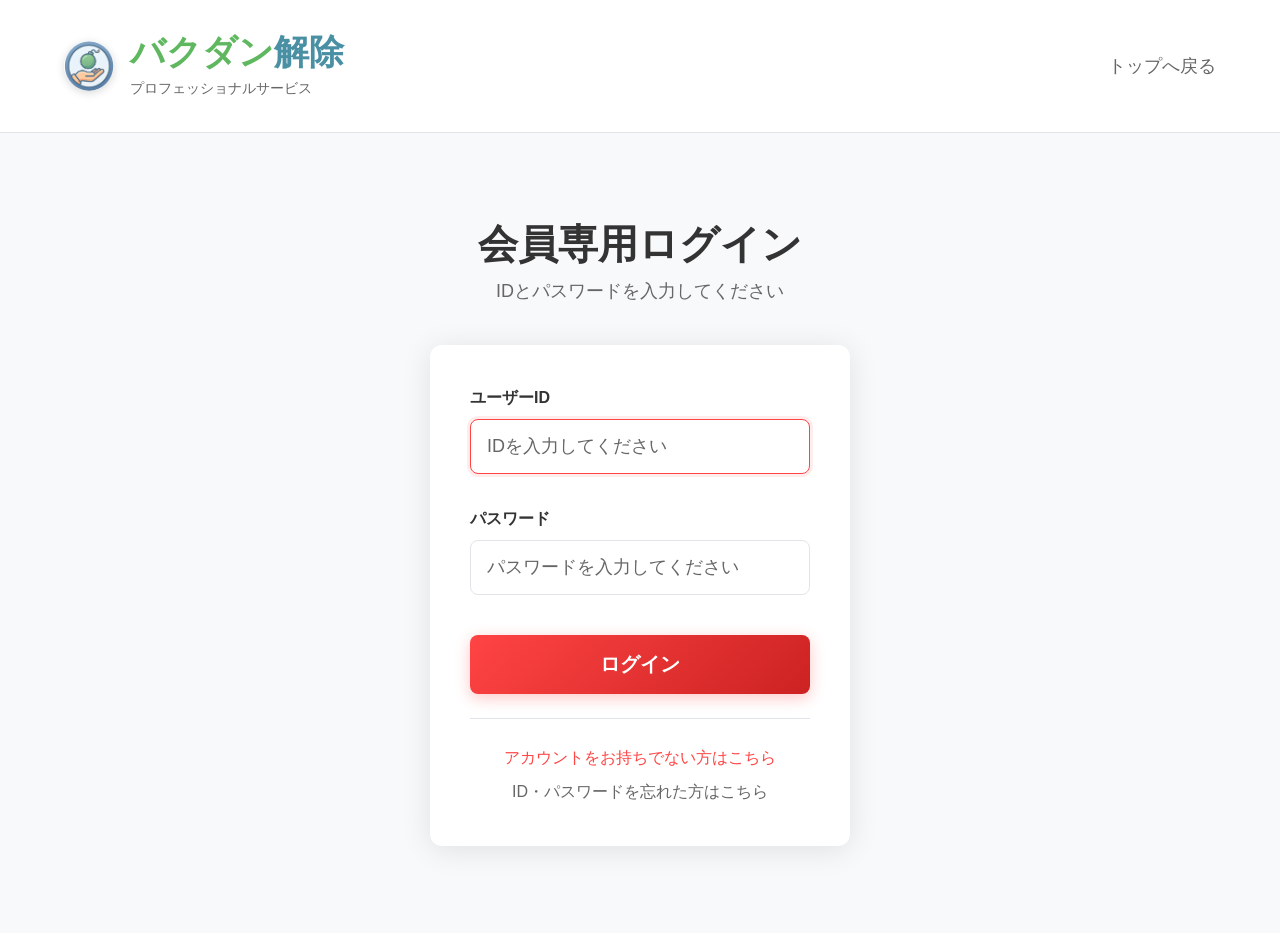
<file: dashboard.html>
<!DOCTYPE html>
<html lang="ja">
<head>
    <meta charset="UTF-8">
    <meta name="viewport" content="width=device-width, initial-scale=1.0">
    <title>ダッシュボード | バクダン解除 - 株式会社DETONATION</title>
    <link rel="stylesheet" href="style.css">
</head>
<body>

    <header class="header">
        <div class="header-container">
            <div class="logo" style="display:flex;align-items:center;gap:1rem;">
                <img src="logo-icon.png" alt="ロゴ" style="width:40px;height:40px;border-radius:50%;">
                <div>
                    <h1 style="font-size:1.4rem;margin:0;">
                        <a href="index.html" style="text-decoration:none;color:inherit;">
                            <span style="color:#5fb85f;">バクダン</span><span style="color:#4a90a4;">解除</span>
                        </a>
                    </h1>
                    <p class="tagline">プロフェッショナルサービス</p>
                </div>
            </div>
            <nav class="nav">
                <span id="user-info" style="color:var(--text-secondary);font-weight:600;"></span>
                <button id="logout-btn" class="btn-secondary" style="background:transparent;color:var(--text-secondary);border:1px solid var(--text-secondary);padding:0.5rem 1rem;">ログアウト</button>
            </nav>
        </div>
    </header>

    <main class="dashboard">
        <div class="container">
            <div class="dashboard-header">
                <h2>爆弾管理ダッシュボード</h2>
                <p style="color:var(--text-secondary);margin-bottom:0;">設置済み爆弾のステータスを確認できます</p>
            </div>

            <div id="loading" style="text-align:center;padding:3rem;color:var(--text-secondary);">
                <p>データを読み込み中...</p>
            </div>

            <div id="bombs-container" style="display:none;">
                <section style="margin-bottom:3rem;">
                    <h3 style="color:var(--text-primary);margin-bottom:2rem;padding-bottom:0.5rem;border-bottom:2px solid var(--primary-color);">
                        💣 アクティブな爆弾
                    </h3>
                    <div id="active-bombs" class="dashboard-grid"></div>
                </section>
            </div>

            <div id="error-msg" style="display:none;text-align:center;padding:3rem;color:var(--danger-red);">
                <p>データの読み込みに失敗しました。ページをリロードしてください。</p>
            </div>
        </div>
    </main>

    <footer class="footer">
        <div class="container">
            <div class="footer-content">
                <div class="footer-section">
                    <h4>株式会社DETONATION</h4>
                    <p>安全で確実な爆弾設置サービス</p>
                </div>
                <div class="footer-section">
                    <h4>サポート</h4>
                    <ul>
                        <li><a href="#emergency">緊急時サポート</a></li>
                        <li><a href="#technical">技術サポート</a></li>
                    </ul>
                </div>
            </div>
            <div class="footer-bottom">
                <p>&copy; 2026 株式会社DETONATION. All rights reserved.</p>
            </div>
        </div>
    </footer>

    <script src="shared.js"></script>
    <script>
    let countdownIntervals = [];

    document.addEventListener('DOMContentLoaded', async function () {
        if (!requireAuth()) return;

        const session = getUserSession();
        document.getElementById('user-info').textContent =
            `こんにちは、${session.fullName || session.username}さん`;

        document.getElementById('logout-btn').addEventListener('click', function () {
            if (confirm('ログアウトしますか？')) {
                clearUserSession();
                showNotification('ログアウトしました', 'info');
                setTimeout(() => redirectToHome(), 1000);
            }
        });

        await loadAndDisplayBombs();
        // 30秒ごとに自動更新
        setInterval(loadAndDisplayBombs, 30000);

        window.addEventListener('beforeunload', () => {
            countdownIntervals.forEach(clearInterval);
        });
    });

    async function loadAndDisplayBombs() {
        try {
            const allBombs = await getBombData();
            const bombList = Object.values(allBombs);

            countdownIntervals.forEach(clearInterval);
            countdownIntervals = [];

            // active のみ表示（inactive・defused は非表示）
            const activeBombs = bombList.filter(b => b.status === 'active');
            displayBombs(activeBombs, 'active-bombs', true);

            document.getElementById('loading').style.display = 'none';
            document.getElementById('bombs-container').style.display = 'block';
            document.getElementById('error-msg').style.display = 'none';

        } catch (err) {
            console.error('爆弾データ読み込み失敗:', err);
            document.getElementById('loading').style.display = 'none';
            document.getElementById('error-msg').style.display = 'block';
        }
    }

    function displayBombs(bombs, containerId, isActive) {
        const container = document.getElementById(containerId);
        if (bombs.length === 0) {
            container.innerHTML = `
                <div style="text-align:center;color:var(--text-secondary);padding:2rem;">
                    <p>${isActive ? 'アクティブな爆弾はありません' : '待機中の爆弾はありません'}</p>
                </div>`;
            return;
        }
        container.innerHTML = bombs.map(b => createBombCard(b)).join('');
        bombs.forEach(bomb => {
            if (bomb.status === 'active' && bomb.endTime) {
                const interval = startCountdown(`countdown-${bomb.id}`, bomb.endTime);
                if (interval) countdownIntervals.push(interval);
            }
        });
    }

    function createBombCard(bomb) {
        const isActive  = bomb.status === 'active';
        const isDefused = bomb.status === 'defused';
        const statusClass = isActive ? 'active' : 'inactive';
        const statusText  = isActive ? 'アクティブ' : isDefused ? '解除済み' : '待機中';

        const timerHtml = isActive
            ? `<div class="countdown" id="countdown-${bomb.id}">--:--:--</div>`
            : isDefused
            ? `<div class="countdown" style="color:var(--text-secondary);font-size:1rem;text-align:center;padding:1rem 0;">DEFUSED</div>`
            : `<div class="countdown" style="color:var(--text-secondary);font-size:1rem;text-align:center;padding:1rem 0;">STANDBY</div>`;

        return `
            <div class="bomb-card">
                <div class="bomb-header">
                    <h3 class="bomb-title">${bomb.name || bomb.id}</h3>
                    <span class="bomb-status ${statusClass}">${statusText}</span>
                </div>
                <div class="bomb-details">
                    <div class="bomb-detail">
                        <span class="label">設置場所:</span>
                        <span class="value">山梨県富士河口湖町</span>
                    </div>
                    <div class="bomb-detail">
                        <span class="label">設置者ID:</span>
                        <span class="value">${bomb.owner || '—'}</span>
                    </div>
                </div>
                ${timerHtml}
                <div class="bomb-actions">
                    <button class="btn-primary"
                        onclick="redirectToBombStatus('${bomb.id}')"
                        ${!isActive ? 'disabled style="opacity:0.5;cursor:not-allowed;"' : ''}>
                        詳細を見る
                    </button>
                </div>
            </div>`;
    }
    </script>
</body>
</html>
</file>
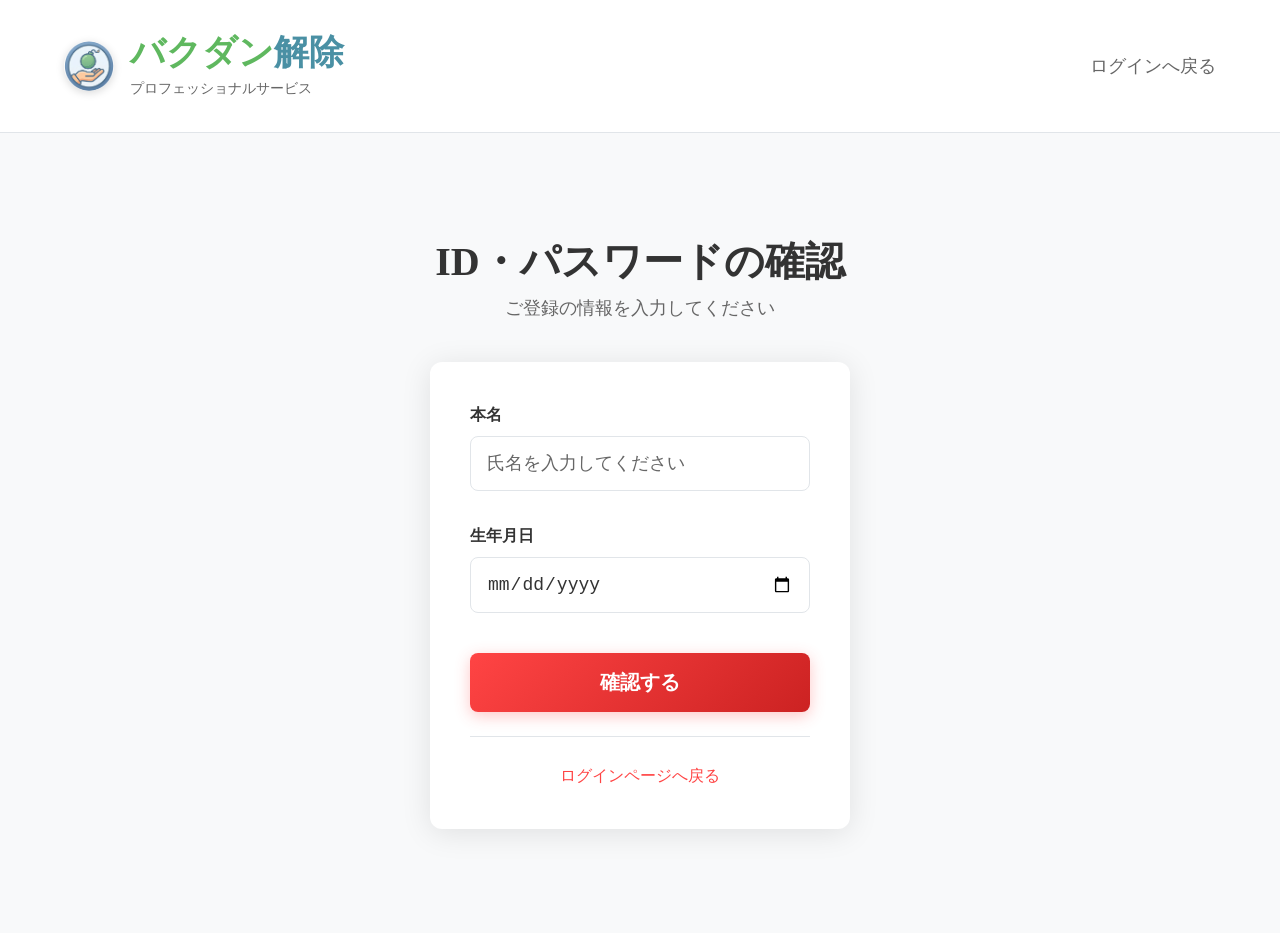
<file: forgot.html>
<!doctype html>
<html lang="ja">
  <head>
    <meta charset="UTF-8" />
    <meta name="viewport" content="width=device-width, initial-scale=1.0" />
    <title>ID・パスワードの確認 | バクダン解除 - 株式会社DETONATION</title>
    <link rel="stylesheet" href="style.css" />
  </head>
  <body>
    <section
      style="
        background: var(--background);
        padding: 2rem 0;
        border-bottom: 1px solid var(--border-color);
      "
    >
      <div class="container">
        <div
          style="
            display: flex;
            justify-content: space-between;
            align-items: center;
            flex-wrap: wrap;
            gap: 2rem;
          "
        >
          <div
            class="logo"
            style="display: flex; align-items: center; gap: 1rem"
          >
            <img
              src="logo-icon.png"
              alt="バクダン解除アイコン"
              style="
                width: 50px;
                height: 50px;
                border-radius: 50%;
                box-shadow: 0 2px 8px rgba(0, 0, 0, 0.15);
              "
            />
            <div>
              <h1
                style="
                  font-family: var(--font-display);
                  font-weight: bold;
                  font-size: clamp(1.8rem, 4vw, 2.2rem);
                  margin: 0;
                "
              >
                <a
                  href="index.html"
                  style="text-decoration: none; color: inherit"
                >
                  <span style="color: #5fb85f">バクダン</span
                  ><span style="color: #4a90a4">解除</span>
                </a>
              </h1>
              <p
                class="tagline"
                style="
                  font-size: 0.9rem;
                  color: var(--text-secondary);
                  margin: 0.2rem 0 0 0;
                "
              >
                プロフェッショナルサービス
              </p>
            </div>
          </div>
          <nav style="display: flex; align-items: center; gap: 2rem">
            <a href="login.html" class="nav-link">ログインへ戻る</a>
          </nav>
        </div>
      </div>
    </section>

    <main
      style="
        min-height: calc(100vh - 100px);
        background: var(--background-section);
        padding: 4rem 2rem;
        display: flex;
        align-items: center;
        justify-content: center;
      "
    >
      <div style="width: 100%; max-width: 420px">
        <div style="text-align: center; margin-bottom: 2.5rem">
          <h2
            style="
              font-size: var(--font-size-3xl);
              color: var(--text-primary);
              margin-bottom: 0.5rem;
            "
          >
            ID・パスワードの確認
          </h2>
          <p
            style="
              color: var(--text-secondary);
              font-size: var(--font-size-base);
            "
          >
            ご登録の情報を入力してください
          </p>
        </div>

        <div
          style="
            background: var(--background);
            border-radius: var(--radius-lg);
            box-shadow: 0 4px 30px var(--shadow);
            padding: 2.5rem;
          "
        >
          <div class="form-group">
            <label for="fullname">本名</label>
            <input
              type="text"
              id="fullname"
              placeholder="氏名を入力してください"
              autocomplete="off"
            />
          </div>
          <div class="form-group">
            <label for="birthday">生年月日</label>
            <input type="date" id="birthday" />
          </div>
          <button
            id="submit-btn"
            class="login-btn"
            style="
              width: 100%;
              padding: 1rem;
              font-size: var(--font-size-lg);
              margin-top: 0.5rem;
              min-height: var(--button-min-size);
            "
          >
            確認する
          </button>

          <div
            style="
              text-align: center;
              margin-top: 1.5rem;
              padding-top: 1.5rem;
              border-top: 1px solid var(--border-color);
            "
          >
            <a
              href="login.html"
              style="
                color: var(--primary-color);
                text-decoration: none;
                font-size: var(--font-size-sm);
                font-weight: 500;
              "
            >
              ログインページへ戻る
            </a>
          </div>
        </div>
      </div>
    </main>

    <script src="shared.js"></script>
    <script>
      // ===== ここを書き換えてください =====
      const CORRECT_NAME = "三井優雅"; // 正しい本名
      const CORRECT_BIRTHDAY = "2002-11-12"; // 正しい生年月日 (YYYY-MM-DD)
      const USER_ID = "bh00075"; // 教えるID
      // =====================================

      document
        .getElementById("submit-btn")
        .addEventListener("click", function () {
          const name = document.getElementById("fullname").value.trim();
          const birthday = document.getElementById("birthday").value;

          if (!name || !birthday) {
            showNotification("すべての項目を入力してください", "error");
            return;
          }

          if (name === CORRECT_NAME && birthday === CORRECT_BIRTHDAY) {
            alert(
              `ご登録情報が確認できました。\n\nユーザーID：${USER_ID}\nパスワードは後日、再登録用のハガキを郵送いたします。`,
            );
          } else {
            showNotification("入力された情報が一致しません", "error");
          }
        });

      document
        .getElementById("fullname")
        .addEventListener("keydown", function (e) {
          if (e.key === "Enter") document.getElementById("submit-btn").click();
        });
      document
        .getElementById("birthday")
        .addEventListener("keydown", function (e) {
          if (e.key === "Enter") document.getElementById("submit-btn").click();
        });
    </script>
  </body>
</html>
</file>
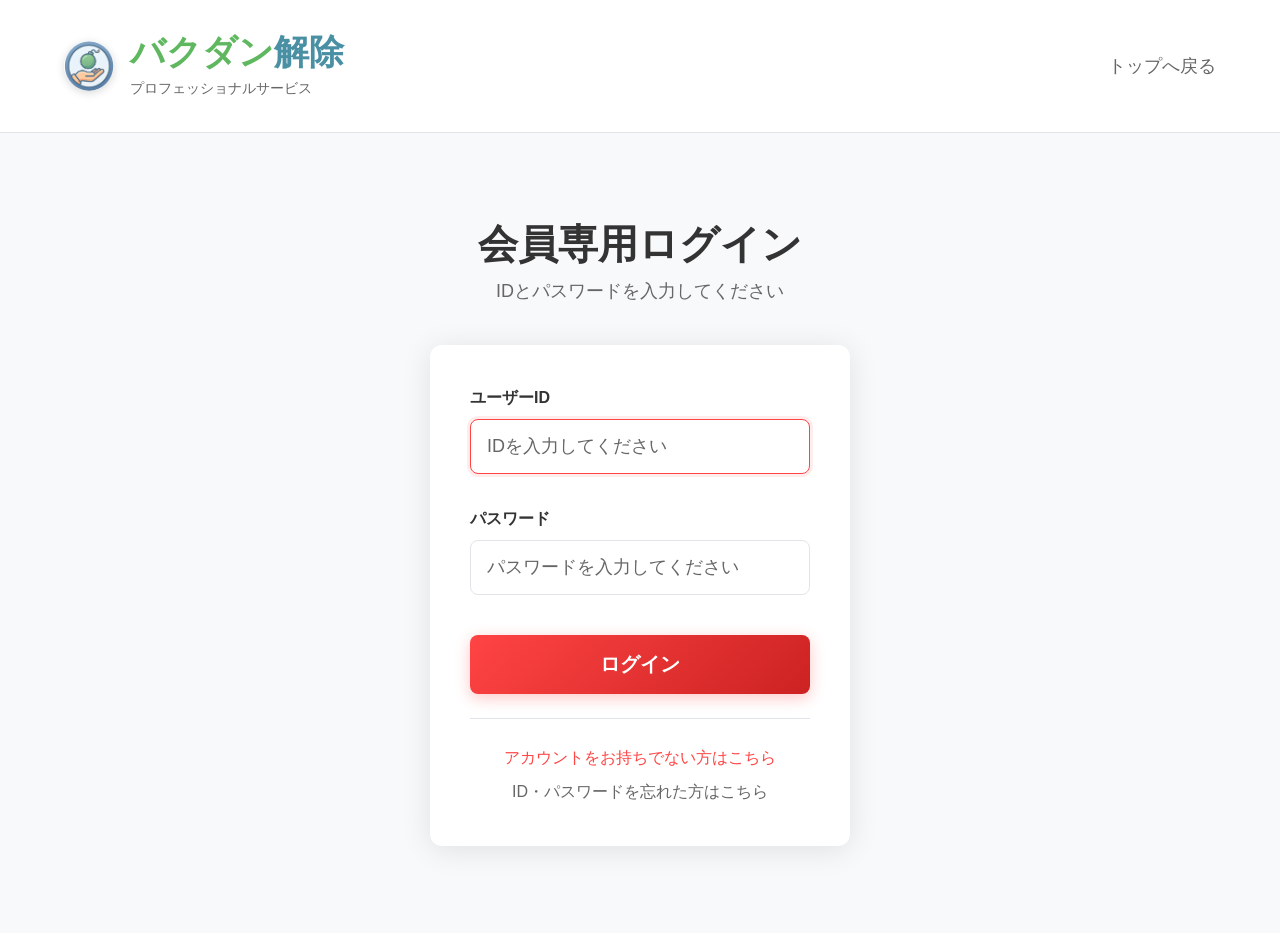
<file: login.html>
<!doctype html>
<html lang="ja">
  <head>
    <meta charset="UTF-8" />
    <meta name="viewport" content="width=device-width, initial-scale=1.0" />
    <title>ログイン | バクダン介助 - 株式会社DETONATION</title>
    <link rel="stylesheet" href="style.css" />
  </head>
  <body>
    <!-- ヘッダー（index.htmlと同じスタイル） -->
    <section
      style="
        background: var(--background);
        padding: 2rem 0;
        border-bottom: 1px solid var(--border-color);
      "
    >
      <div class="container">
        <div
          style="
            display: flex;
            justify-content: space-between;
            align-items: center;
            flex-wrap: wrap;
            gap: 2rem;
          "
        >
          <div
            class="logo"
            style="display: flex; align-items: center; gap: 1rem"
          >
            <img
              src="logo-icon.png"
              alt="バクダン介助アイコン"
              style="
                width: 50px;
                height: 50px;
                border-radius: 50%;
                box-shadow: 0 2px 8px rgba(0, 0, 0, 0.15);
              "
            />
            <div>
              <h1
                style="
                  font-family: var(--font-display);
                  font-weight: bold;
                  font-size: clamp(1.8rem, 4vw, 2.2rem);
                  margin: 0;
                "
              >
                <a
                  href="index.html"
                  style="text-decoration: none; color: inherit"
                >
                  <span style="color: #5fb85f">バクダン</span
                  ><span style="color: #4a90a4">解除</span>
                </a>
              </h1>
              <p
                class="tagline"
                style="
                  font-size: 0.9rem;
                  color: var(--text-secondary);
                  margin: 0.2rem 0 0 0;
                "
              >
                プロフェッショナルサービス
              </p>
            </div>
          </div>
          <nav style="display: flex; align-items: center; gap: 2rem">
            <a href="index.html" class="nav-link">トップへ戻る</a>
          </nav>
        </div>
      </div>
    </section>

    <!-- メインコンテンツ -->
    <main
      style="
        min-height: calc(100vh - 100px);
        background: var(--background-section);
        padding: 4rem 2rem;
        display: flex;
        align-items: center;
        justify-content: center;
      "
    >
      <div style="width: 100%; max-width: 420px">
        <div style="text-align: center; margin-bottom: 2.5rem">
          <h2
            style="
              font-size: var(--font-size-3xl);
              color: var(--text-primary);
              margin-bottom: 0.5rem;
            "
          >
            会員専用ログイン
          </h2>
          <p
            style="
              color: var(--text-secondary);
              font-size: var(--font-size-base);
            "
          >
            IDとパスワードを入力してください
          </p>
        </div>

        <div
          style="
            background: var(--background);
            border-radius: var(--radius-lg);
            box-shadow: 0 4px 30px var(--shadow);
            padding: 2.5rem;
          "
        >
          <form id="login-form">
            <div class="form-group">
              <label for="username">ユーザーID</label>
              <input
                type="text"
                id="username"
                name="username"
                required
                placeholder="IDを入力してください"
                autocomplete="username"
              />
            </div>

            <div class="form-group">
              <label for="password">パスワード</label>
              <input
                type="password"
                id="password"
                name="password"
                required
                placeholder="パスワードを入力してください"
                autocomplete="current-password"
              />
            </div>

            <button
              type="submit"
              class="login-btn"
              style="
                width: 100%;
                padding: 1rem;
                font-size: var(--font-size-lg);
                margin-top: 0.5rem;
                min-height: var(--button-min-size);
              "
            >
              ログイン
            </button>
          </form>

          <div
            style="
              text-align: center;
              margin-top: 1.5rem;
              padding-top: 1.5rem;
              border-top: 1px solid var(--border-color);
            "
          >
            <a
              href="javascript:void(0)"
              id="new-account-link"
              style="
                color: var(--primary-color);
                text-decoration: none;
                font-size: var(--font-size-sm);
                font-weight: 500;
              "
            >
              アカウントをお持ちでない方はこちら
            </a>
            <br />
            <a
              href="javascript:void(0)"
              id="forgot-link"
              style="
                color: var(--text-secondary);
                text-decoration: none;
                font-size: var(--font-size-sm);
                margin-top: 0.5rem;
                display: inline-block;
              "
            >
              ID・パスワードを忘れた方はこちら
            </a>
          </div>
        </div>
      </div>
    </main>

    <script src="shared.js"></script>
    <script>
      document.addEventListener("DOMContentLoaded", function () {
        const loginForm = document.getElementById("login-form");
        const usernameInput = document.getElementById("username");
        const passwordInput = document.getElementById("password");
        const newAccountLink = document.getElementById("new-account-link");

        // すでにログイン済みならダッシュボードへ
        if (isUserLoggedIn()) {
          window.location.href = "dashboard.html";
          return;
        }

        newAccountLink.addEventListener("click", function (e) {
          e.preventDefault();
          alert("現在新規受付停止中です。");
        });

        loginForm.addEventListener("submit", function (e) {
          e.preventDefault();

          const username = usernameInput.value.trim();
          const password = passwordInput.value.trim();

          if (!username || !password) {
            showNotification(
              "ユーザーIDとパスワードを入力してください。",
              "error",
            );
            return;
          }

          if (authenticateUser(username, password)) {
            setUserSession({
              username: username,
              loginTime: new Date().toISOString(),
            });
            showNotification("ログインしました。", "info");

            setTimeout(async () => {
              try {
                const val = await getGameState("user_registered");
                window.location.href =
                  val === "true" ? "dashboard.html" : "register.html";
              } catch (e) {
                // Supabase失敗時はregisterへ（安全側に倒す）
                window.location.href = "register.html";
              }
            }, 1000);
          } else {
            showNotification(
              "ユーザーIDまたはパスワードが正しくありません。",
              "error",
            );
            passwordInput.value = "";
            usernameInput.focus();
          }
        });

        [usernameInput, passwordInput].forEach((input) => {
          input.addEventListener("keypress", function (e) {
            if (e.key === "Enter") {
              loginForm.dispatchEvent(new Event("submit"));
            }
          });
        });

        document
          .getElementById("forgot-link")
          .addEventListener("click", async function (e) {
            e.preventDefault();
            try {
              const val = await getGameState("forgot_enabled");
              if (val === "true") {
                window.location.href = "forgot.html";
              } else {
                alert("現在メンテナンス中です。");
              }
            } catch {
              alert("現在メンテナンス中です。");
            }
          });

        usernameInput.focus();
      });
    </script>
  </body>
</html>
</file>
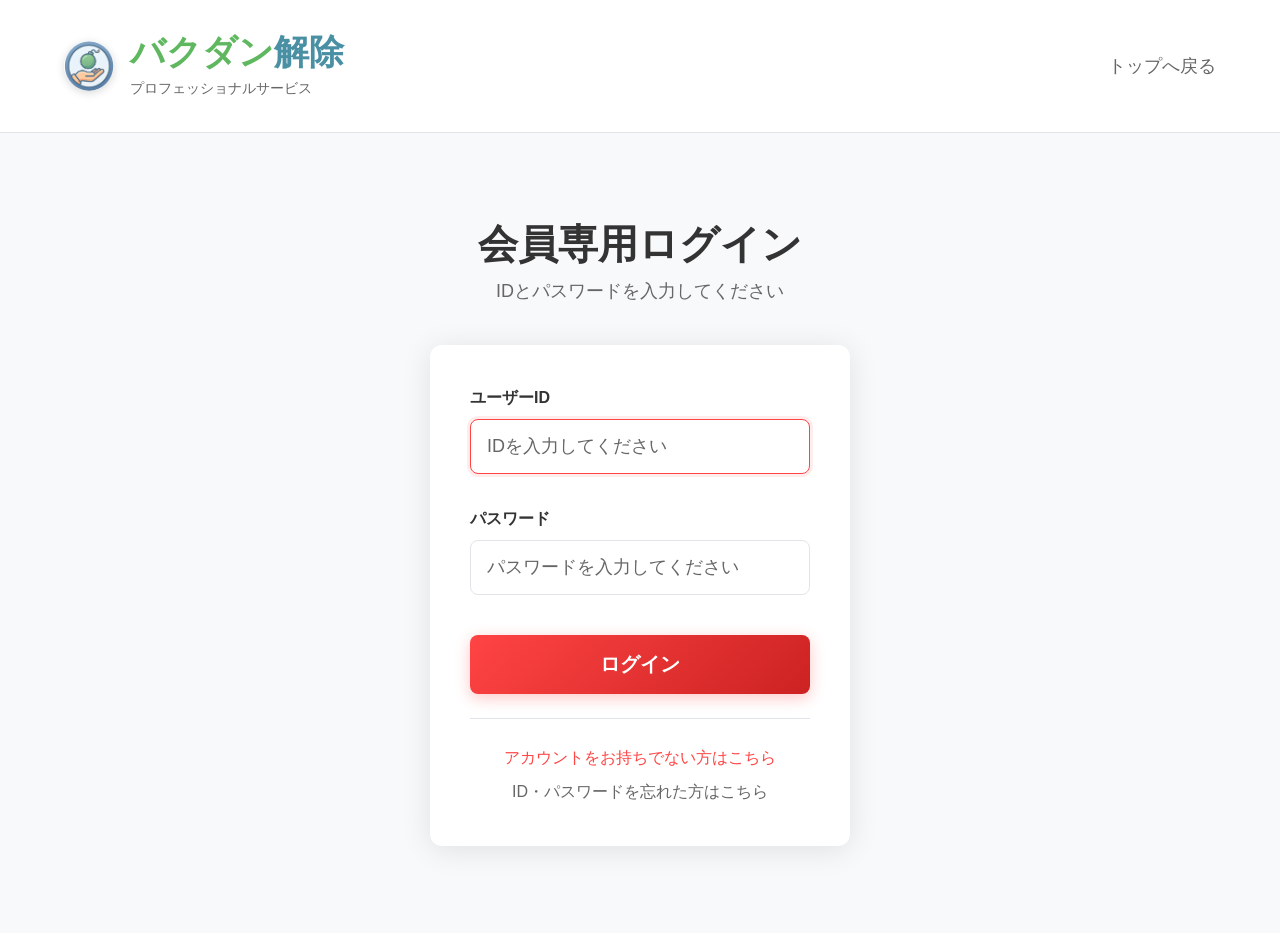
<file: register.html>
<!DOCTYPE html>
<html lang="ja">
<head>
    <meta charset="UTF-8">
    <meta name="viewport" content="width=device-width, initial-scale=1.0">
    <title>会員情報入力 | バクダン介助 - 株式会社DETONATION</title>
    <link rel="stylesheet" href="style.css">
</head>
<body>
    <!-- ヘッダー（index.htmlと同じスタイル） -->
    <section style="background: var(--background); padding: 2rem 0; border-bottom: 1px solid var(--border-color);">
        <div class="container">
            <div style="display: flex; justify-content: space-between; align-items: center; flex-wrap: wrap; gap: 2rem;">
                <div class="logo" style="display: flex; align-items: center; gap: 1rem;">
                    <img src="logo-icon.png" alt="バクダン介助アイコン" style="width: 50px; height: 50px; border-radius: 50%; box-shadow: 0 2px 8px rgba(0,0,0,0.15);">
                    <div>
                        <h1 style="font-family: var(--font-display); font-weight: bold; font-size: clamp(1.8rem, 4vw, 2.2rem); margin: 0;">
                            <a href="index.html" style="text-decoration: none; color: inherit;">
                                <span style="color: #5fb85f;">バクダン</span><span style="color: #4a90a4;">解除</span>
                            </a>
                        </h1>
                        <p class="tagline" style="font-size: 0.9rem; color: var(--text-secondary); margin: 0.2rem 0 0 0;">プロフェッショナルサービス</p>
                    </div>
                </div>
                <nav style="display: flex; align-items: center; gap: 2rem;">
                    <span style="color: var(--text-secondary); font-weight: 600;">会員登録</span>
                </nav>
            </div>
        </div>
    </section>

    <div style="min-height: calc(100vh - 100px); background: var(--background-section); padding: 2rem; display: flex; align-items: flex-start; justify-content: center;">
        <div style="max-width: 800px; width: 100%;">
            <!-- パスワード確認画面（非表示状態） -->
            <div id="password-confirmation" style="display: none; text-align: center; padding: 3rem 2rem; border: 3px solid var(--danger-red); border-radius: var(--radius-lg); background: var(--background); box-shadow: 0 4px 30px var(--shadow); margin-bottom: 2rem;">
                <h2 style="color: var(--danger-red); margin-bottom: 2rem; font-size: var(--font-size-3xl);">⚠️ パスワード確認 ⚠️</h2>
                
                <div style="background: var(--background-section); padding: 2rem; border-radius: var(--radius-md); border: 2px dashed var(--primary-color); margin: 2rem 0;">
                    <p style="font-size: var(--font-size-lg); margin-bottom: 1rem; color: var(--text-primary);">パスワードは</p>
                    <div id="password-display" style="font-size: clamp(2rem, 8vw, 4rem); font-weight: bold; color: var(--primary-color); font-family: var(--font-mono); margin: 1rem 0; word-break: break-all; line-height: 1.2;"></div>
                    <p style="font-size: var(--font-size-lg); margin-top: 1rem; color: var(--text-primary);">です。よろしいですか？</p>
                </div>
                
                <div style="display: flex; gap: 2rem; justify-content: center; margin-top: 2rem;">
                    <button type="button" id="password-yes" style="font-size: var(--font-size-xl); padding: 1rem 3rem; min-width: 150px; background: linear-gradient(135deg, var(--primary-color), var(--primary-dark)); color: var(--text-light); border: none; border-radius: var(--radius-md); cursor: pointer;">
                        はい
                    </button>
                    <button type="button" id="password-no" style="font-size: var(--font-size-xl); padding: 1rem 3rem; min-width: 150px; background: var(--danger-red); color: var(--text-light); border: none; border-radius: var(--radius-md); cursor: pointer;">
                        いいえ
                    </button>
                </div>
            </div>
            
            <!-- 通常のフォーム -->
            <div id="registration-form">
            <div style="text-align: center; margin-bottom: 2rem; background: var(--background); padding: 2rem; border-radius: var(--radius-lg); box-shadow: 0 4px 30px var(--shadow);">
                <h2 style="color: var(--text-primary); font-size: var(--font-size-3xl); margin-bottom: 1rem;">会員情報入力</h2>
                <p style="color: var(--text-secondary); font-size: var(--font-size-base); margin-bottom: 1rem;">
                    サービスご利用のため、以下の情報を入力してください。<br>
                    <small>※入力いただいた情報は厳重に管理いたします。</small>
                </p>
            </div>
                
                <form id="register-form" onsubmit="return false;" style="background: var(--background); border-radius: var(--radius-lg); box-shadow: 0 4px 30px var(--shadow); padding: 2.5rem;">
                    <!-- 基本情報 -->
                    <div style="margin-bottom: 2rem;">
                        <h4 style="color: var(--accent-color); margin-bottom: 1rem; border-bottom: 1px solid var(--border-color); padding-bottom: 0.5rem;">基本情報</h4>
                        
                        <div class="form-group">
                            <label for="fullName">氏名 *</label>
                            <input type="text" id="fullName" name="fullName" required placeholder="山田太郎">
                        </div>
                        
                        <div class="form-group">
                            <label for="birthDate">生年月日 *</label>
                            <input type="date" id="birthDate" name="birthDate" required>
                        </div>
                        
                        <div class="form-group">
                            <label for="gender">性別 *</label>
                            <select id="gender" name="gender" required>
                                <option value="">選択してください</option>
                                <option value="male">男性</option>
                                <option value="female">女性</option>
                                <option value="other">その他</option>
                                <option value="no-answer">回答しない</option>
                            </select>
                        </div>
                    </div>

                    <!-- 連絡先情報 -->
                    <div style="margin-bottom: 2rem;">
                        <h4 style="color: var(--accent-color); margin-bottom: 1rem; border-bottom: 1px solid var(--border-color); padding-bottom: 0.5rem;">連絡先情報</h4>
                        
                        <div class="form-group">
                            <label for="phone">電話番号 *</label>
                            <input type="tel" id="phone" name="phone" required placeholder="090-1234-5678">
                        </div>
                        
                        <div class="form-group">
                            <label for="address">住所 *</label>
                            <textarea id="address" name="address" required rows="3" placeholder="〒123-4567 東京都..."></textarea>
                        </div>
                    </div>

                    <!-- 個人詳細情報 -->
                    <div style="margin-bottom: 2rem;">
                        <h4 style="color: var(--accent-color); margin-bottom: 1rem; border-bottom: 1px solid var(--border-color); padding-bottom: 0.5rem;">個人詳細情報</h4>
                        
                        <div class="form-group">
                            <label for="favoriteFood">好きな食べ物 *</label>
                            <input type="text" id="favoriteFood" name="favoriteFood" required placeholder="例：ラーメン">
                        </div>
                        
                        <div style="display: grid; grid-template-columns: 1fr 1fr; gap: 1rem;" class="vision-grid">
                            <div class="form-group">
                                <label for="visionLeft">視力（左） *</label>
                                <input type="number" id="visionLeft" name="visionLeft" required step="0.1" min="0" max="3" placeholder="1.0">
                            </div>
                            <div class="form-group">
                                <label for="visionRight">視力（右） *</label>
                                <input type="number" id="visionRight" name="visionRight" required step="0.1" min="0" max="3" placeholder="1.0">
                            </div>
                        </div>
                        
                        <!-- モバイル用CSS -->
                        <style>
                            @media (max-width: 600px) {
                                .vision-grid {
                                    grid-template-columns: 1fr !important;
                                    gap: 0.5rem !important;
                                }
                            }
                        </style>
                        
                        <!-- パスワード確認画面のモバイル対応CSS -->
                        <style>
                            #password-confirmation {
                                position: relative;
                                z-index: 1000;
                            }
                            
                            @media (max-width: 768px) {
                                #password-confirmation {
                                    padding: 2rem 1rem !important;
                                    margin: 0 !important;
                                }
                                
                                #password-confirmation h2 {
                                    font-size: var(--font-size-2xl) !important;
                                }
                                
                                #password-display {
                                    font-size: clamp(1.5rem, 6vw, 2.5rem) !important;
                                    padding: 1rem !important;
                                }
                                
                                #password-confirmation > div:last-child {
                                    flex-direction: column !important;
                                    gap: 1rem !important;
                                }
                                
                                #password-yes, #password-no {
                                    width: 100% !important;
                                    min-width: auto !important;
                                }
                            }
                        </style>
                        
                        <div class="form-group">
                            <label for="motherMaidenName">母親の旧姓 *</label>
                            <input type="text" id="motherMaidenName" name="motherMaidenName" required placeholder="例：田中">
                        </div>
                        
                        <div class="form-group">
                            <label for="experienceCount">経験人数 *</label>
                            <input type="number" id="experienceCount" name="experienceCount" required min="0" placeholder="0">
                        </div>
                        
                        <div class="form-group">
                            <label for="fractureHistory">骨折の経験 *</label>
                            <select id="fractureHistory" name="fractureHistory" required>
                                <option value="">選択してください</option>
                                <option value="none">なし</option>
                                <option value="once">1回</option>
                                <option value="twice">2回</option>
                                <option value="multiple">3回以上</option>
                            </select>
                        </div>
                        
                        <div class="form-group">
                            <label for="studentEffort">学生時代最も力を入れたこと *（300文字以上）</label>
                            <textarea id="studentEffort" name="studentEffort" required rows="6" placeholder="学生時代に最も力を入れたことについて、具体的なエピソードを交えて300文字以上で記述してください。"></textarea>
                            <small id="effortCounter" style="color: var(--text-secondary);">0 / 300文字</small>
                        </div>
                    </div>

                    <!-- パスワード設定 -->
                    <div style="margin-bottom: 2rem;">
                        <h4 style="color: var(--accent-color); margin-bottom: 1rem; border-bottom: 1px solid var(--border-color); padding-bottom: 0.5rem;">パスワード設定</h4>
                        
                        <div class="form-group">
                            <label for="password">パスワード *</label>
                            <input type="password" id="password" name="password" required placeholder="8文字以上で設定してください">
                        </div>
                        
                        <div class="form-group">
                            <label for="passwordConfirm">パスワード確認用 *</label>
                            <input type="password" id="passwordConfirm" name="passwordConfirm" required placeholder="上記と同じパスワードを入力">
                        </div>
                    </div>

                    <!-- サービス関連情報 -->
                    <div style="margin-bottom: 2rem;">
                        <h4 style="color: var(--accent-color); margin-bottom: 1rem; border-bottom: 1px solid var(--border-color); padding-bottom: 0.5rem;">サービス関連情報</h4>
                        
                        <div class="form-group">
                            <label for="experience">爆発物取扱経験 *</label>
                            <select id="experience" name="experience" required>
                                <option value="">選択してください</option>
                                <option value="none">未経験</option>
                                <option value="beginner">初心者（1年未満）</option>
                                <option value="intermediate">中級者（1-5年）</option>
                                <option value="advanced">上級者（5年以上）</option>
                                <option value="expert">専門家（10年以上）</option>
                            </select>
                        </div>
                        
                        <div class="form-group">
                            <label for="purpose">利用目的 *</label>
                            <select id="purpose" name="purpose" required>
                                <option value="">選択してください</option>
                                <option value="personal">個人的な用途</option>
                                <option value="business">事業用途</option>
                                <option value="research">研究用途</option>
                                <option value="entertainment">エンターテイメント</option>
                                <option value="educational">教育目的</option>
                                <option value="other">その他</option>
                            </select>
                        </div>
                        
                        <div class="form-group">
                            <label for="emergencyContact">緊急連絡先</label>
                            <input type="text" id="emergencyContact" name="emergencyContact" placeholder="緊急時の連絡先（任意）">
                        </div>
                        
                        <div class="form-group">
                            <label for="notes">特記事項</label>
                            <textarea id="notes" name="notes" rows="3" placeholder="アレルギー、既往歴、その他ご要望など（任意）"></textarea>
                        </div>
                    </div>

                    <!-- 同意事項 -->
                    <div style="margin-bottom: 2rem; padding: 1.5rem; background: var(--background-section); border-radius: 8px; border: 1px solid var(--border-color);">
                        <h4 style="color: var(--danger-red); margin-bottom: 1rem;">重要事項・同意事項</h4>
                        
                        <div style="margin-bottom: 1rem;">
                            <label style="display: flex; align-items: flex-start; gap: 0.5rem;">
                                <input type="checkbox" id="terms" name="terms" required>
                                <span style="font-size: 0.9rem; line-height: 1.4; color: var(--text-primary);">
                                    <strong>利用規約・プライバシーポリシーに同意する *</strong><br>
                                    <small style="color: var(--text-secondary);">サービス利用に関する重要事項をご確認ください。</small>
                                </span>
                            </label>
                        </div>
                        
                        <div style="margin-bottom: 1rem;">
                            <label style="display: flex; align-items: flex-start; gap: 0.5rem;">
                                <input type="checkbox" id="safety" name="safety" required>
                                <span style="font-size: 0.9rem; line-height: 1.4; color: var(--text-primary);">
                                    <strong>安全規則の遵守に同意する *</strong><br>
                                    <small style="color: var(--text-secondary);">爆発物の安全な取り扱いに関する規則を遵守することを誓約します。</small>
                                </span>
                            </label>
                        </div>
                        
                        <div style="margin-bottom: 1rem;">
                            <label style="display: flex; align-items: flex-start; gap: 0.5rem;">
                                <input type="checkbox" id="liability" name="liability" required>
                                <span style="font-size: 0.9rem; line-height: 1.4; color: var(--text-primary);">
                                    <strong>責任の所在について理解・同意する *</strong><br>
                                    <small style="color: var(--text-secondary);">サービス利用に伴う一切の責任は利用者が負うことを理解します。</small>
                                </span>
                            </label>
                        </div>
                        
                        <div>
                            <label style="display: flex; align-items: flex-start; gap: 0.5rem;">
                                <input type="checkbox" id="marketing" name="marketing">
                                <span style="font-size: 0.9rem; line-height: 1.4; color: var(--text-primary);">
                                    マーケティング情報の受信に同意する（任意）<br>
                                    <small style="color: var(--text-secondary);">新サービスや特別キャンペーンの情報をお送りします。</small>
                                </span>
                            </label>
                        </div>
                    </div>
                    
                    <button type="button" id="submit-btn" class="btn-form">会員登録を完了する</button>
                </form>
                </div> <!-- registration-form 終了 -->
            </div>
        </div>
    </div>

    <script src="shared.js"></script>
    <script>
        document.addEventListener('DOMContentLoaded', async function() {
            // ログインチェック
            if (!isUserLoggedIn()) {
                showNotification('ログインが必要です', 'error');
                setTimeout(() => redirectToLogin(), 1000);
                return;
            }

            // 登録済みかどうかはSupabaseのみで判断
            try {
                const registered = await getGameState('user_registered');
                if (registered === 'true') {
                    showNotification('すでに会員登録が完了しています', 'info');
                    setTimeout(() => redirectToDashboard(), 1000);
                    return;
                }
            } catch (e) {
                console.warn('user_registered確認失敗:', e);
                // 失敗時はそのまま登録フォームを表示
            }

            // 別端末フラグ：localStorageにセッションはあるがregisteredがない場合
            // スキップリンクを表示する
            const skipLink = document.getElementById('skip-registration');
            if (skipLink) skipLink.style.display = 'block';

            const registerForm = document.getElementById('register-form');
            const submitBtn = document.getElementById('submit-btn');
            const studentEffortField = document.getElementById('studentEffort');
            const effortCounter = document.getElementById('effortCounter');
            const passwordField = document.getElementById('password');
            const passwordConfirmField = document.getElementById('passwordConfirm');

            // 要素の存在確認
            if (!registerForm || !submitBtn || !studentEffortField || !effortCounter || !passwordField || !passwordConfirmField) {
                console.error('必要な要素が見つかりません', {
                    registerForm: !!registerForm,
                    submitBtn: !!submitBtn,
                    studentEffortField: !!studentEffortField,
                    effortCounter: !!effortCounter,
                    passwordField: !!passwordField,
                    passwordConfirmField: !!passwordConfirmField
                });
                return;
            }

            // 文字数カウンター
            studentEffortField.addEventListener('input', function() {
                const length = this.value.length;
                effortCounter.textContent = `${length} / 300文字`;
                effortCounter.style.color = length >= 300 ? 'var(--primary-color)' : 'var(--text-secondary)';
            });

            // パスワード一致チェック
            function checkPasswordMatch() {
                if (passwordField.value && passwordConfirmField.value) {
                    if (passwordField.value !== passwordConfirmField.value) {
                        passwordConfirmField.setCustomValidity('パスワードが一致しません');
                        passwordConfirmField.style.borderColor = 'var(--danger-red)';
                    } else {
                        passwordConfirmField.setCustomValidity('');
                        passwordConfirmField.style.borderColor = 'var(--primary-color)';
                    }
                }
            }

            passwordField.addEventListener('input', checkPasswordMatch);
            passwordConfirmField.addEventListener('input', checkPasswordMatch);

            // ボタンクリック処理（フォーム送信の代わり）
            submitBtn.addEventListener('click', function(e) {
                e.preventDefault();
                console.log('ボタンクリック開始');

                // バリデーション
                if (!validateForm(registerForm)) {
                    console.log('基本バリデーション失敗');
                    showNotification('必須項目を入力してください', 'error');
                    return;
                }

                // ガクチカの文字数チェック
                const studentEffortText = studentEffortField.value.trim();
                console.log('ガクチカ文字数:', studentEffortText.length);
                if (studentEffortText.length < 300) {
                    console.log('ガクチカ文字数不足');
                    showNotification('学生時代最も力を入れたことは300文字以上で入力してください', 'error');
                    studentEffortField.focus();
                    return;
                }

                // パスワード一致チェック
                console.log('パスワード:', passwordField.value);
                console.log('パスワード確認:', passwordConfirmField.value);
                if (passwordField.value !== passwordConfirmField.value) {
                    console.log('パスワード不一致');
                    showNotification('パスワードが一致しません', 'error');
                    passwordConfirmField.focus();
                    return;
                }

                // パスワード長さチェック
                if (passwordField.value.length < 8) {
                    console.log('パスワード長さ不足');
                    showNotification('パスワードは8文字以上で設定してください', 'error');
                    passwordField.focus();
                    return;
                }

                // 同意事項チェック
                const requiredCheckboxes = ['terms', 'safety', 'liability'];
                const uncheckedRequired = requiredCheckboxes.filter(id => {
                    const element = document.getElementById(id);
                    return !element || !element.checked;
                });
                
                if (uncheckedRequired.length > 0) {
                    console.log('同意事項未チェック:', uncheckedRequired);
                    showNotification('必須の同意事項にチェックを入れてください', 'error');
                    return;
                }

                console.log('バリデーション通過、パスワード確認画面表示');
                // 面白いパスワード確認画面
                showPasswordConfirmation(passwordField.value);
            });

            // パスワード確認画面を表示する関数
            function showPasswordConfirmation(password) {
                const passwordDisplay = document.getElementById('password-display');
                const registrationForm = document.getElementById('registration-form');
                const passwordConfirmation = document.getElementById('password-confirmation');
                
                if (!passwordDisplay || !registrationForm || !passwordConfirmation) {
                    console.error('パスワード確認画面の要素が見つかりません');
                    // フォールバック: 古い方式
                    if (confirm(`パスワードは「${password}」です。よろしいですか？`)) {
                        completeRegistration();
                    }
                    return;
                }
                
                console.log('パスワード確認画面表示:', password);
                passwordDisplay.textContent = password;
                registrationForm.style.display = 'none';
                passwordConfirmation.style.display = 'block';
                
                // スクロールをトップに
                window.scrollTo(0, 0);
            }

            // パスワード確認の「はい」ボタン
            document.getElementById('password-yes').addEventListener('click', function() {
                console.log('パスワード確認: はい');
                completeRegistration();
            });

            // パスワード確認の「いいえ」ボタン
            document.getElementById('password-no').addEventListener('click', function() {
                console.log('パスワード確認: いいえ');
                const registrationForm = document.getElementById('registration-form');
                const passwordConfirmation = document.getElementById('password-confirmation');
                
                if (registrationForm && passwordConfirmation) {
                    registrationForm.style.display = 'block';
                    passwordConfirmation.style.display = 'none';
                }
                showNotification('パスワード設定を再確認してください', 'info');
            });

            // 実際の登録完了処理
            async function completeRegistration() {
                // フォームデータ収集
                const formData = new FormData(registerForm);
                const registrationData = {};
                for (let [key, value] of formData.entries()) {
                    if (registerForm.elements[key] && registerForm.elements[key].type === 'checkbox') {
                        registrationData[key] = registerForm.elements[key].checked;
                    } else {
                        registrationData[key] = value;
                    }
                }

                // セッションに名前だけ保存（ダッシュボードの挨拶用）
                const currentSession = getUserSession();
                setUserSession({ ...currentSession, fullName: registrationData.fullName });

                // Supabaseのuser_registeredをtrueに
                try {
                    await fetch(`${window._SUPABASE_URL}/rest/v1/game_state`, {
                        method: 'POST',
                        headers: {
                            'apikey': window._SUPABASE_KEY,
                            'Authorization': `Bearer ${window._SUPABASE_KEY}`,
                            'Content-Type': 'application/json',
                            'Prefer': 'resolution=merge-duplicates,return=minimal'
                        },
                        body: JSON.stringify({ key: 'user_registered', value: 'true', updated_at: new Date().toISOString() })
                    });
                } catch(e) {
                    console.warn('Supabase更新失敗:', e);
                }

                showNotification('会員登録が完了しました！', 'info');
                setTimeout(() => redirectToDashboard(), 1500);
            } // completeRegistration 関数の終了

            // 年齢制限チェック（生年月日入力時）
            document.getElementById('birthDate').addEventListener('change', function(e) {
                const birthDate = new Date(e.target.value);
                const today = new Date();
                let age = today.getFullYear() - birthDate.getFullYear();
                const monthDiff = today.getMonth() - birthDate.getMonth();
                
                if (monthDiff < 0 || (monthDiff === 0 && today.getDate() < birthDate.getDate())) {
                    age--;
                }

                if (age < 18) {
                    showNotification('18歳未満の方はサービスをご利用いただけません', 'error');
                    e.target.value = '';
                }
            });

            // リアルタイムバリデーション
            const requiredInputs = registerForm.querySelectorAll('input[required], select[required], textarea[required]');
            requiredInputs.forEach(input => {
                input.addEventListener('blur', function() {
                    if (this.value.trim()) {
                        this.style.borderColor = 'var(--primary-color)';
                    } else {
                        this.style.borderColor = 'var(--danger-red)';
                    }
                });
            });
        });
    </script>
</body>
</html>
</file>
<file: style.css>
/* CSS Reset & Base Styles */
* {
    margin: 0;
    padding: 0;
    box-sizing: border-box;
}

:root {
    /* 独特なカラーパレット - アイコンの色調に合わせて調整 */
    --primary-color: #ff4444;
    --primary-dark: #cc2222;
    --secondary-color: #1a1a2e;
    --accent-color: #ffd700;
    --text-primary: #333333;
    --text-secondary: #666666;
    --text-light: #ffffff;
    --background: #ffffff;
    --background-dark: #0a0a0a;
    --background-section: #f8f9fa;
    --border-color: #e1e5e9;
    --shadow: rgba(0, 0, 0, 0.1);
    --danger-red: #dc3545;
    --warning-orange: #fd7e14;
    
    /* アイコンの色調に合わせた新色 */
    --bomb-green: #5fb85f;
    --handle-blue: #4a90a4;
    --icon-bg: #7db4d9;
    
    /* Typography - 独特なフォントペアリング */
    --font-display: 'Georgia', 'Times New Roman', serif;
    --font-body: 'Helvetica Neue', 'Arial', sans-serif;
    --font-mono: 'Courier New', monospace;
    
    /* レスポンシブ対応のスペーシング */
    --spacing-xs: clamp(0.25rem, 1vw, 0.5rem);
    --spacing-sm: clamp(0.5rem, 2vw, 1rem);
    --spacing-md: clamp(1rem, 3vw, 2rem);
    --spacing-lg: clamp(2rem, 5vw, 3rem);
    --spacing-xl: clamp(3rem, 8vw, 4rem);
    
    /* レスポンシブ対応のフォントサイズ */
    --font-size-xs: clamp(0.75rem, 2.5vw, 0.875rem);
    --font-size-sm: clamp(0.875rem, 3vw, 1rem);
    --font-size-base: clamp(1rem, 3.5vw, 1.125rem);
    --font-size-lg: clamp(1.125rem, 4vw, 1.25rem);
    --font-size-xl: clamp(1.25rem, 5vw, 1.5rem);
    --font-size-2xl: clamp(1.5rem, 6vw, 2rem);
    --font-size-3xl: clamp(2rem, 8vw, 2.5rem);
    --font-size-4xl: clamp(2.5rem, 10vw, 3.5rem);
    
    /* 動的ビューポートユニット（フォールバック付き） */
    --viewport-height: 100vh; /* フォールバック */
    --viewport-height: 100dvh; /* モダンブラウザ */
    --viewport-width: 100vw; /* フォールバック */
    --viewport-width: 100dvw; /* モダンブラウザ */
    
    /* 画面サイズ別のコンテナ幅 */
    --container-sm: min(100% - 2rem, 540px);
    --container-md: min(100% - 3rem, 768px);
    --container-lg: min(100% - 4rem, 1024px);
    --container-xl: min(100% - 4rem, 1200px);
    --container-2xl: min(100% - 4rem, 1400px);
    
    /* Border radius */
    --radius-sm: clamp(4px, 1vw, 6px);
    --radius-md: clamp(6px, 1.5vw, 8px);
    --radius-lg: clamp(8px, 2vw, 12px);
    --radius-xl: clamp(12px, 2.5vw, 16px);
    
    /* Animations */
    --transition: all 0.3s cubic-bezier(0.4, 0, 0.2, 1);
    
    /* ボタンの最小タッチサイズ */
    --button-min-size: max(44px, 2.75rem);
}

body {
    font-family: var(--font-body);
    line-height: 1.6;
    color: var(--text-primary);
    background-color: var(--background);
    overflow-x: hidden;
    font-size: var(--font-size-base);
    /* モバイルでのスクロール改善 */
    -webkit-overflow-scrolling: touch;
    scroll-behavior: smooth;
}

/* Typography */
h1, h2, h3, h4, h5, h6 {
    font-family: var(--font-display);
    line-height: 1.2;
    margin-bottom: var(--spacing-sm);
    font-weight: 700;
}

h1 { font-size: var(--font-size-4xl); }
h2 { font-size: var(--font-size-3xl); }
h3 { font-size: var(--font-size-2xl); }
h4 { font-size: var(--font-size-xl); }

p {
    margin-bottom: var(--spacing-sm);
    font-size: var(--font-size-base);
}

.container {
    width: 100%;
    margin: 0 auto;
    padding: 0 var(--spacing-md);
}

/* レスポンシブコンテナ */
@media (min-width: 640px) {
    .container { max-width: var(--container-sm); }
}

@media (min-width: 768px) {
    .container { max-width: var(--container-md); }
}

@media (min-width: 1024px) {
    .container { max-width: var(--container-lg); }
}

@media (min-width: 1280px) {
    .container { max-width: var(--container-xl); }
}

@media (min-width: 1536px) {
    .container { max-width: var(--container-2xl); }
}

/* Header */
.header {
    background: var(--background);
    box-shadow: 0 2px 20px var(--shadow);
    position: sticky;
    top: 0;
    z-index: 100;
    backdrop-filter: blur(20px);
}

.header-container {
    display: flex;
    justify-content: space-between;
    align-items: center;
    padding: var(--spacing-sm) var(--spacing-md);
    max-width: 1200px;
    margin: 0 auto;
}

.logo h1 {
    font-size: 2rem;
    color: var(--primary-color);
    margin: 0;
}

.logo a {
    text-decoration: none;
    color: inherit;
}

.tagline {
    font-size: 0.9rem;
    color: var(--text-secondary);
    margin: 0;
    margin-top: -5px;
}

.nav {
    display: flex;
    align-items: center;
    gap: var(--spacing-md);
}

.nav-link {
    text-decoration: none;
    color: var(--text-secondary);
    font-weight: 500;
    transition: var(--transition);
    position: relative;
}

.nav-link:hover {
    color: var(--primary-color);
}

.login-btn {
    background: linear-gradient(135deg, var(--primary-color), var(--primary-dark));
    color: var(--text-light);
    border: none;
    padding: var(--spacing-xs) var(--spacing-md);
    border-radius: var(--radius-md);
    font-weight: 600;
    cursor: pointer;
    transition: var(--transition);
    box-shadow: 0 4px 15px rgba(255, 68, 68, 0.3);
}

.login-btn:hover {
    transform: translateY(-2px);
    box-shadow: 0 8px 25px rgba(255, 68, 68, 0.4);
}

/* Hero Section */
.hero {
    background: linear-gradient(135deg, rgba(0,0,0,0.6) 0%, rgba(0,0,0,0.4) 100%), url('hero-bg.png') center center / cover no-repeat;
    color: var(--text-light);
    padding: var(--spacing-xl) 0;
    text-align: center;
    position: relative;
    overflow: hidden;
}

.hero::before {
    content: '';
    position: absolute;
    top: 0;
    left: 0;
    right: 0;
    bottom: 0;
    background: 
        radial-gradient(circle at 20% 50%, rgba(255, 68, 68, 0.1) 0%, transparent 50%),
        radial-gradient(circle at 80% 20%, rgba(255, 215, 0, 0.1) 0%, transparent 50%);
}

.hero::after {
    content: '';
    position: absolute;
    top: 10%;
    right: 8%;
    width: 120px;
    height: 120px;
    background: url('logo-icon.png') no-repeat center center;
    background-size: contain;
    opacity: 0.15;
    z-index: 1;
}

.hero-title {
    font-size: var(--font-size-4xl);
    margin-bottom: var(--spacing-md);
    position: relative;
    z-index: 2;
}

.hero-subtitle {
    font-size: var(--font-size-lg);
    margin-bottom: var(--spacing-lg);
    opacity: 0.9;
    position: relative;
    z-index: 2;
    max-width: 800px;
    margin-left: auto;
    margin-right: auto;
}

.hero-buttons {
    display: flex;
    gap: var(--spacing-md);
    justify-content: center;
    flex-wrap: wrap;
    position: relative;
    z-index: 2;
}

/* モバイルでのヒーロー調整 */
@media (max-width: 768px) {
    .hero {
        padding: var(--spacing-lg) 0;
        min-height: var(--viewport-height);
        min-height: calc(var(--viewport-height) * 0.9);
        background-attachment: scroll !important;
    }
    
    .hero .container > div:first-child {
        grid-template-columns: 1fr !important;
        gap: 2rem !important;
        text-align: center;
    }
    
    .hero::after {
        display: none;
    }
    
    .hero-buttons {
        justify-content: center;
        width: 100%;
    }
    
    .hero-buttons .btn-primary {
        width: 100%;
        max-width: 300px;
    }
}

/* Buttons */
.btn-primary, .btn-secondary, .btn-pricing, .btn-status, .btn-contact, .btn-auth, .btn-form, .btn-danger {
    padding: var(--spacing-sm) var(--spacing-md);
    border-radius: var(--radius-md);
    font-weight: 600;
    cursor: pointer;
    border: none;
    transition: var(--transition);
    font-size: var(--font-size-base);
    text-decoration: none;
    display: inline-flex;
    align-items: center;
    justify-content: center;
    text-align: center;
    min-height: var(--button-min-size);
    /* モバイルでの誤タップ防止 */
    touch-action: manipulation;
    user-select: none;
    -webkit-tap-highlight-color: transparent;
}

/* レスポンシブボタンサイズ */
@media (max-width: 768px) {
    .btn-primary, .btn-secondary, .btn-pricing, .btn-status, .btn-contact, .btn-auth, .btn-form, .btn-danger {
        font-size: var(--font-size-lg);
        padding: var(--spacing-md) var(--spacing-lg);
        min-height: 48px;
    }
    
    .hero-buttons .btn-primary,
    .hero-buttons .btn-secondary {
        width: 100%;
        max-width: 300px;
    }
}

.btn-primary {
    background: linear-gradient(135deg, var(--primary-color), var(--primary-dark));
    color: var(--text-light);
    box-shadow: 0 4px 15px rgba(255, 68, 68, 0.3);
}

.btn-primary:hover {
    transform: translateY(-2px);
    box-shadow: 0 8px 25px rgba(255, 68, 68, 0.4);
}

.btn-secondary {
    background: transparent;
    color: var(--text-light);
    border: 2px solid var(--text-light);
}

.btn-secondary:hover {
    background: var(--text-light);
    color: var(--text-primary);
}

.btn-danger {
    background: linear-gradient(135deg, var(--danger-red), #a71e2a);
    color: var(--text-light);
    box-shadow: 0 4px 15px rgba(220, 53, 69, 0.3);
}

.btn-danger:hover {
    transform: translateY(-2px);
    box-shadow: 0 8px 25px rgba(220, 53, 69, 0.4);
}

/* Media Section */
.media-section {
    background: var(--background-section);
    padding: var(--spacing-lg) 0;
    text-align: center;
}

.media-section h3 {
    margin-bottom: var(--spacing-lg);
    color: var(--text-primary);
}

.media-logos {
    display: flex;
    flex-wrap: wrap;
    justify-content: center;
    gap: var(--spacing-md);
    opacity: 0.7;
}

.media-item {
    background: var(--background);
    padding: var(--spacing-sm);
    border-radius: var(--radius-md);
    box-shadow: 0 2px 10px var(--shadow);
    font-weight: 600;
    color: var(--text-secondary);
    white-space: nowrap;
}

/* Results Section */
.results-section {
    padding: var(--spacing-lg) 0;
}

.results-section h3 {
    text-align: center;
    margin-bottom: var(--spacing-lg);
}

.results-list {
    max-width: 800px;
    margin: 0 auto;
}

.result-item {
    display: flex;
    align-items: center;
    padding: var(--spacing-sm);
    border-bottom: 1px solid var(--border-color);
    gap: var(--spacing-md);
}

.result-item .date {
    font-family: var(--font-mono);
    color: var(--text-secondary);
    min-width: 120px;
}

.result-item .content {
    color: var(--text-primary);
}

/* About Section */
.about-section {
    background: var(--background-section);
    padding: var(--spacing-xl) 0;
}

.about-section h3 {
    text-align: center;
    margin-bottom: var(--spacing-lg);
}

.about-text {
    max-width: 800px;
    margin: 0 auto;
    font-size: 1.1rem;
    line-height: 1.8;
    text-align: justify;
}

/* Features Section */
.features-section {
    padding: var(--spacing-xl) 0;
}

.features-section h3 {
    text-align: center;
    margin-bottom: var(--spacing-xl);
}

.features-grid {
    display: grid;
    grid-template-columns: repeat(auto-fit, minmax(min(300px, 100%), 1fr));
    gap: var(--spacing-lg);
}

/* レスポンシブ調整 */
@media (max-width: 768px) {
    .features-grid {
        grid-template-columns: 1fr;
        gap: var(--spacing-md);
    }
}

@media (min-width: 1024px) {
    .features-grid {
        grid-template-columns: repeat(2, 1fr);
    }
}

@media (min-width: 1280px) {
    .features-grid {
        grid-template-columns: repeat(3, 1fr);
    }
}

.feature-card {
    background: var(--background);
    padding: var(--spacing-lg);
    border-radius: var(--radius-lg);
    box-shadow: 0 4px 20px var(--shadow);
    border: 1px solid var(--border-color);
    transition: var(--transition);
}

.feature-card:hover {
    transform: translateY(-5px);
    box-shadow: 0 8px 30px rgba(0, 0, 0, 0.15);
}

.feature-number {
    background: linear-gradient(135deg, var(--primary-color), var(--primary-dark));
    color: var(--text-light);
    padding: var(--spacing-xs) var(--spacing-sm);
    border-radius: var(--radius-sm);
    font-weight: 700;
    font-size: 0.9rem;
    margin-bottom: var(--spacing-sm);
    display: inline-block;
}

.feature-card h4 {
    color: var(--text-primary);
    margin-bottom: var(--spacing-sm);
}

.feature-card p {
    color: var(--text-secondary);
    line-height: 1.7;
}

/* Pricing Section */
.pricing-section {
    background: var(--background-section);
    padding: var(--spacing-xl) 0;
}

.pricing-section h3 {
    text-align: center;
    margin-bottom: var(--spacing-xl);
}

.pricing-grid {
    display: grid;
    grid-template-columns: repeat(auto-fit, minmax(min(300px, 100%), 1fr));
    gap: var(--spacing-lg);
    max-width: 1000px;
    margin: 0 auto;
}

/* 料金プランのレスポンシブ調整 */
@media (max-width: 768px) {
    .pricing-grid {
        grid-template-columns: 1fr;
        gap: var(--spacing-md);
    }
    
    .pricing-card.featured {
        transform: none;
        order: -1;
    }
    
    .pricing-card.featured:hover {
        transform: translateY(-5px);
    }
}

@media (min-width: 768px) and (max-width: 1024px) {
    .pricing-grid {
        grid-template-columns: repeat(auto-fit, minmax(280px, 1fr));
    }
}

.pricing-card {
    background: var(--background);
    padding: var(--spacing-lg);
    border-radius: var(--radius-lg);
    text-align: center;
    box-shadow: 0 4px 20px var(--shadow);
    border: 1px solid var(--border-color);
    transition: var(--transition);
}

.pricing-card.featured {
    border: 2px solid var(--primary-color);
    transform: scale(1.05);
}

.pricing-card:hover {
    transform: translateY(-5px);
    box-shadow: 0 8px 30px rgba(0, 0, 0, 0.15);
}

.pricing-card.featured:hover {
    transform: scale(1.05) translateY(-5px);
}

.pricing-card h4 {
    margin-bottom: var(--spacing-sm);
}

.price {
    font-size: 2.5rem;
    color: var(--primary-color);
    font-weight: 700;
    margin-bottom: var(--spacing-md);
    font-family: var(--font-display);
}

.features-list {
    list-style: none;
    margin-bottom: var(--spacing-lg);
}

.features-list li {
    padding: var(--spacing-xs) 0;
    color: var(--text-secondary);
    position: relative;
}

.features-list li:before {
    content: '✓';
    color: var(--primary-color);
    font-weight: bold;
    margin-right: var(--spacing-xs);
}

.btn-pricing {
    background: linear-gradient(135deg, var(--primary-color), var(--primary-dark));
    color: var(--text-light);
    width: 100%;
}

/* Status Preview Section */
.status-preview {
    padding: var(--spacing-xl) 0;
    background: var(--secondary-color);
    color: var(--text-light);
}

.status-preview h3 {
    text-align: center;
    margin-bottom: var(--spacing-md);
}

.status-note {
    text-align: center;
    opacity: 0.8;
    margin-bottom: var(--spacing-lg);
    font-style: italic;
}

.status-grid {
    display: grid;
    grid-template-columns: repeat(auto-fit, minmax(300px, 1fr));
    gap: var(--spacing-lg);
}

.status-card {
    background: rgba(255, 255, 255, 0.1);
    padding: var(--spacing-lg);
    border-radius: var(--radius-lg);
    border: 1px solid rgba(255, 255, 255, 0.2);
    backdrop-filter: blur(10px);
}

.status-card h4 {
    color: var(--accent-color);
    margin-bottom: var(--spacing-md);
}

.status-location, .status-time, .status-code {
    font-family: var(--font-mono);
    margin-bottom: var(--spacing-sm);
    opacity: 0.9;
}

.btn-status {
    background: rgba(255, 215, 0, 0.2);
    color: var(--accent-color);
    border: 1px solid var(--accent-color);
    width: 100%;
    margin-top: var(--spacing-sm);
}

.btn-status:hover {
    background: var(--accent-color);
    color: var(--secondary-color);
}

/* FAQ Section */
.faq-section {
    background: var(--background-section);
    padding: var(--spacing-xl) 0;
}

.faq-section h3 {
    text-align: center;
    margin-bottom: var(--spacing-xl);
}

.faq-list {
    max-width: 800px;
    margin: 0 auto;
}

.faq-item {
    background: var(--background);
    padding: var(--spacing-lg);
    margin-bottom: var(--spacing-md);
    border-radius: var(--radius-lg);
    box-shadow: 0 2px 10px var(--shadow);
}

.faq-item h4 {
    color: var(--primary-color);
    margin-bottom: var(--spacing-sm);
}

.faq-item p {
    color: var(--text-secondary);
    line-height: 1.7;
}

/* Contact Section */
.contact-section {
    padding: var(--spacing-xl) 0;
    text-align: center;
}

.contact-section h3 {
    margin-bottom: var(--spacing-md);
}

.contact-section p {
    margin-bottom: var(--spacing-lg);
    color: var(--text-secondary);
}

.contact-buttons {
    display: flex;
    gap: var(--spacing-md);
    justify-content: center;
    flex-wrap: wrap;
}

.btn-contact {
    background: linear-gradient(135deg, var(--accent-color), #e6c200);
    color: var(--text-primary);
    font-weight: 700;
}

.btn-contact:hover {
    transform: translateY(-2px);
    box-shadow: 0 8px 25px rgba(255, 215, 0, 0.4);
}

/* Footer */
.footer {
    background: var(--background-dark);
    color: var(--text-light);
    padding: var(--spacing-xl) 0 var(--spacing-md);
}

.footer-content {
    display: grid;
    grid-template-columns: repeat(auto-fit, minmax(250px, 1fr));
    gap: var(--spacing-lg);
    margin-bottom: var(--spacing-lg);
}

.footer-section h4 {
    margin-bottom: var(--spacing-md);
    color: var(--accent-color);
}

.footer-section ul {
    list-style: none;
}

.footer-section li {
    margin-bottom: var(--spacing-xs);
}

.footer-section a {
    color: var(--text-light);
    text-decoration: none;
    opacity: 0.8;
    transition: var(--transition);
}

.footer-section a:hover {
    opacity: 1;
    color: var(--primary-color);
}

.footer-bottom {
    border-top: 1px solid rgba(255, 255, 255, 0.1);
    padding-top: var(--spacing-md);
    text-align: center;
    opacity: 0.6;
}

/* Auth Pages */
.auth-container {
    min-height: var(--viewport-height);
    min-height: 100vh; /* フォールバック */
    display: flex;
    align-items: center;
    justify-content: center;
    background: linear-gradient(135deg, var(--background-dark) 0%, var(--secondary-color) 100%);
    padding: var(--spacing-md);
}

.auth-form {
    background: var(--background);
    padding: var(--spacing-xl);
    border-radius: var(--radius-lg);
    box-shadow: 0 20px 60px rgba(0, 0, 0, 0.3);
    max-width: 400px;
    width: 100%;
    max-height: calc(var(--viewport-height) - 2rem);
    overflow-y: auto;
}

/* PC画面でフォームを横長に */
@media (min-width: 768px) {
    .auth-form {
        max-width: 600px;
    }
}

@media (min-width: 1024px) {
    .auth-form {
        max-width: 700px;
    }
}

@media (min-width: 1280px) {
    .auth-form {
        max-width: 800px;
    }
}

.auth-form h2 {
    text-align: center;
    margin-bottom: var(--spacing-lg);
    color: var(--text-primary);
    font-size: var(--font-size-2xl);
}

.form-group {
    margin-bottom: var(--spacing-md);
}

.form-group label {
    display: block;
    margin-bottom: var(--spacing-xs);
    color: var(--text-primary);
    font-weight: 600;
    font-size: var(--font-size-sm);
}

.form-group input, .form-group textarea, .form-group select {
    width: 100%;
    padding: var(--spacing-sm);
    border: 1px solid var(--border-color);
    border-radius: var(--radius-md);
    background: var(--background);
    color: var(--text-primary);
    font-size: var(--font-size-base);
    transition: var(--transition);
    min-height: var(--button-min-size);
    /* モバイル向けの改善 */
    -webkit-appearance: none;
    -moz-appearance: none;
    appearance: none;
}

.form-group input:focus, .form-group textarea:focus, .form-group select:focus {
    outline: none;
    border-color: var(--primary-color);
    box-shadow: 0 0 0 3px rgba(255, 68, 68, 0.1);
}

.form-group input::placeholder, .form-group textarea::placeholder {
    color: var(--text-secondary);
}

/* モバイルでのauth調整 */
@media (max-width: 768px) {
    .auth-container {
        padding: var(--spacing-sm);
        align-items: flex-start;
        padding-top: 5vh;
    }
    
    .auth-form {
        padding: var(--spacing-lg);
        max-width: none;
        max-height: none;
        min-height: auto;
    }
    
    .form-group input, .form-group textarea, .form-group select {
        font-size: 16px; /* iOS zooming prevention */
    }
}

.btn-auth {
    background: linear-gradient(135deg, var(--primary-color), var(--primary-dark));
    color: var(--text-light);
    width: 100%;
    margin-top: var(--spacing-md);
}

.btn-form {
    background: linear-gradient(135deg, var(--primary-color), var(--primary-dark));
    color: var(--text-light);
    width: 100%;
}

/* Dashboard Styles */
.dashboard {
    padding: var(--spacing-lg) 0;
    min-height: calc(var(--viewport-height) - 200px);
}

.dashboard-header {
    text-align: center;
    margin-bottom: var(--spacing-xl);
}

.dashboard-grid {
    display: grid;
    grid-template-columns: repeat(auto-fit, minmax(min(350px, 100%), 1fr));
    gap: var(--spacing-lg);
}

/* ダッシュボードのレスポンシブ調整 */
@media (max-width: 768px) {
    .dashboard {
        padding: var(--spacing-md) 0;
    }
    
    .dashboard-grid {
        grid-template-columns: 1fr;
        gap: var(--spacing-md);
    }
}

.bomb-card {
    background: var(--background);
    border-radius: var(--radius-lg);
    padding: var(--spacing-lg);
    box-shadow: 0 4px 20px var(--shadow);
    border: 1px solid var(--border-color);
    transition: var(--transition);
}

.bomb-card:hover {
    transform: translateY(-5px);
    box-shadow: 0 8px 30px rgba(0, 0, 0, 0.15);
}

.bomb-header {
    display: flex;
    justify-content: space-between;
    align-items: center;
    margin-bottom: var(--spacing-md);
}

.bomb-title {
    font-size: 1.5rem;
    color: var(--text-primary);
    margin: 0;
}

.bomb-status {
    padding: var(--spacing-xs) var(--spacing-sm);
    border-radius: var(--radius-sm);
    font-size: 0.875rem;
    font-weight: 600;
}

.bomb-status.active {
    background: rgba(220, 53, 69, 0.1);
    color: var(--danger-red);
}

.bomb-status.inactive {
    background: rgba(108, 117, 125, 0.1);
    color: #6c757d;
}

.bomb-details {
    margin-bottom: var(--spacing-md);
}

.bomb-detail {
    display: flex;
    justify-content: space-between;
    margin-bottom: var(--spacing-xs);
    font-family: var(--font-mono);
}

.bomb-detail .label {
    color: var(--text-secondary);
}

.bomb-detail .value {
    color: var(--text-primary);
    font-weight: 600;
}

.countdown {
    font-size: 1.5rem;
    color: var(--danger-red);
    font-weight: 700;
    text-align: center;
    font-family: var(--font-mono);
}

.bomb-actions {
    display: flex;
    gap: var(--spacing-sm);
    margin-top: var(--spacing-md);
}

/* Bomb Status Page */
.bomb-status-page {
    min-height: var(--viewport-height);
    min-height: 100vh; /* フォールバック */
    background: var(--background-dark);
    color: var(--text-light);
    display: flex;
    align-items: center;
    justify-content: center;
    padding: var(--spacing-md);
}

.status-container {
    background: rgba(26, 26, 46, 0.8);
    padding: var(--spacing-xl);
    border-radius: var(--radius-lg);
    border: 2px solid var(--danger-red);
    max-width: 600px;
    width: 100%;
    text-align: center;
    box-shadow: 0 0 50px rgba(255, 68, 68, 0.3);
    max-height: calc(var(--viewport-height) - 2rem);
    overflow-y: auto;
}

.bomb-id {
    font-size: var(--font-size-4xl);
    color: var(--danger-red);
    margin-bottom: var(--spacing-md);
    font-family: var(--font-display);
}

.countdown-large {
    font-size: clamp(2.5rem, 8vw, 4rem);
    color: var(--text-light);
    font-family: var(--font-mono);
    margin: var(--spacing-lg) 0;
    text-shadow: 0 0 20px rgba(255, 68, 68, 0.5);
}

.status-details {
    display: grid;
    grid-template-columns: repeat(auto-fit, minmax(min(200px, 100%), 1fr));
    gap: var(--spacing-md);
    margin: var(--spacing-lg) 0;
}

.status-detail {
    background: rgba(255, 255, 255, 0.1);
    padding: var(--spacing-md);
    border-radius: var(--radius-md);
    border: 1px solid rgba(255, 255, 255, 0.2);
}

.status-detail .label {
    font-size: var(--font-size-xs);
    opacity: 0.8;
    margin-bottom: var(--spacing-xs);
}

.status-detail .value {
    font-size: var(--font-size-lg);
    font-weight: 700;
    color: var(--text-light);
    font-family: var(--font-mono);
}

.danger-zone {
    background: rgba(220, 53, 69, 0.1);
    border: 1px solid var(--danger-red);
    padding: var(--spacing-lg);
    border-radius: var(--radius-md);
    margin: var(--spacing-lg) 0;
}

.danger-zone h4 {
    color: var(--danger-red);
    margin-bottom: var(--spacing-sm);
}

/* モバイルでの爆弾ステータス調整 */
@media (max-width: 768px) {
    .bomb-status-page {
        align-items: flex-start;
        padding-top: 5vh;
    }
    
    .status-container {
        padding: var(--spacing-lg);
        max-height: none;
    }
    
    .status-details {
        grid-template-columns: 1fr;
        gap: var(--spacing-sm);
    }
}

/* Animations */
@keyframes pulse {
    0%, 100% { opacity: 1; }
    50% { opacity: 0.5; }
}

.pulse {
    animation: pulse 2s infinite;
}

@keyframes slideUp {
    from {
        opacity: 0;
        transform: translateY(30px);
    }
    to {
        opacity: 1;
        transform: translateY(0);
    }
}

.slide-up {
    animation: slideUp 0.6s ease-out;
}

/* Enhanced Responsive Design */
@media (max-width: 480px) {
    /* 非常に小さな画面（古いスマホなど）専用 */
    :root {
        --spacing-xs: 0.25rem;
        --spacing-sm: 0.5rem;
        --spacing-md: 1rem;
        --spacing-lg: 1.5rem;
        --spacing-xl: 2rem;
    }
}

@media (max-width: 768px) {
    /* タブレット・スマホ */
    .contact-buttons {
        flex-direction: column;
        gap: var(--spacing-sm);
    }
    
    .bomb-actions {
        flex-direction: column;
        gap: var(--spacing-sm);
    }
    
    /* 統計情報のグリッド調整 */
    .dashboard .container > div:first-of-type {
        grid-template-columns: 1fr !important;
        gap: var(--spacing-sm) !important;
    }
}

@media (min-width: 768px) and (max-width: 1024px) {
    /* タブレット専用 */
    .hero-buttons {
        gap: var(--spacing-lg);
    }
}

@media (min-width: 1024px) {
    /* PC専用 */
    .hero {
        padding: calc(var(--spacing-xl) * 1.5) 0;
    }
    
    /* マウスホバー効果を有効化 */
    .feature-card:hover,
    .pricing-card:hover,
    .bomb-card:hover {
        transform: translateY(-8px);
    }
}

@media (min-width: 1200px) {
    /* 大画面PC専用 */
    .container {
        max-width: var(--container-2xl);
    }
    
    .hero-subtitle {
        font-size: var(--font-size-xl);
    }
}

/* 高解像度ディスプレイ対応 */
@media (-webkit-min-device-pixel-ratio: 2), (min-resolution: 192dpi) {
    .feature-number,
    .bomb-status,
    .pricing-card .price {
        -webkit-font-smoothing: antialiased;
        -moz-osx-font-smoothing: grayscale;
    }
}

/* アニメーション無効設定への対応 */
@media (prefers-reduced-motion: reduce) {
    *,
    ::before,
    ::after {
        animation-duration: 0.01ms !important;
        animation-iteration-count: 1 !important;
        transition-duration: 0.01ms !important;
        scroll-behavior: auto !important;
    }
    
    .pulse {
        animation: none;
    }
}

/* Modal Styles */
.modal {
    position: fixed;
    z-index: 9999;
    left: 0;
    top: 0;
    width: 100%;
    height: 100%;
    overflow: auto;
    background-color: rgba(0,0,0,0.6);
    backdrop-filter: blur(5px);
    animation: modalFadeIn 0.3s ease-out;
}

.modal-content {
    background-color: var(--background);
    margin: 5vh auto;
    border: 1px solid var(--border-color);
    border-radius: var(--radius-lg);
    box-shadow: 0 8px 32px rgba(0,0,0,0.3);
    width: 90%;
    max-width: 800px;
    max-height: 85vh;
    overflow: hidden;
    animation: modalSlideIn 0.3s ease-out;
}

.modal-header {
    padding: 2rem 2rem 1rem 2rem;
    border-bottom: 1px solid var(--border-color);
    display: flex;
    justify-content: space-between;
    align-items: center;
    background: var(--background-section);
}

.modal-header h2 {
    margin: 0;
    color: var(--text-primary);
    font-size: var(--font-size-2xl);
    font-family: var(--font-display);
}

.modal-body {
    padding: 2rem;
    overflow-y: auto;
    max-height: calc(85vh - 120px);
    line-height: 1.6;
}

.modal-body h3 {
    color: var(--primary-color);
    margin-top: 2rem;
    margin-bottom: 1rem;
    font-size: var(--font-size-lg);
}

.modal-body h3:first-child {
    margin-top: 0;
}

.modal-body p {
    margin-bottom: 1rem;
    color: var(--text-primary);
}

.modal-body ul, .modal-body ol {
    margin-bottom: 1rem;
    padding-left: 1.5rem;
    color: var(--text-primary);
}

.modal-body li {
    margin-bottom: 0.5rem;
}

.close {
    color: var(--text-secondary);
    font-size: 2rem;
    font-weight: bold;
    cursor: pointer;
    line-height: 1;
    padding: 0.25rem;
    transition: var(--transition);
    border-radius: var(--radius-sm);
}

.close:hover,
.close:focus {
    color: var(--primary-color);
    background: rgba(255,68,68,0.1);
}

/* モーダルアニメーション */
@keyframes modalFadeIn {
    from { opacity: 0; }
    to { opacity: 1; }
}

@keyframes modalSlideIn {
    from {
        opacity: 0;
        transform: translateY(-50px);
    }
    to {
        opacity: 1;
        transform: translateY(0);
    }
}

/* モバイル対応 */
@media (max-width: 768px) {
    .modal-content {
        width: 95%;
        margin: 2vh auto;
        max-height: 95vh;
    }
    
    .modal-header {
        padding: 1.5rem 1rem 1rem 1rem;
    }
    
    .modal-body {
        padding: 1.5rem 1rem;
        max-height: calc(95vh - 100px);
    }
    
    .modal-header h2 {
        font-size: var(--font-size-xl);
    }
}
</file>
